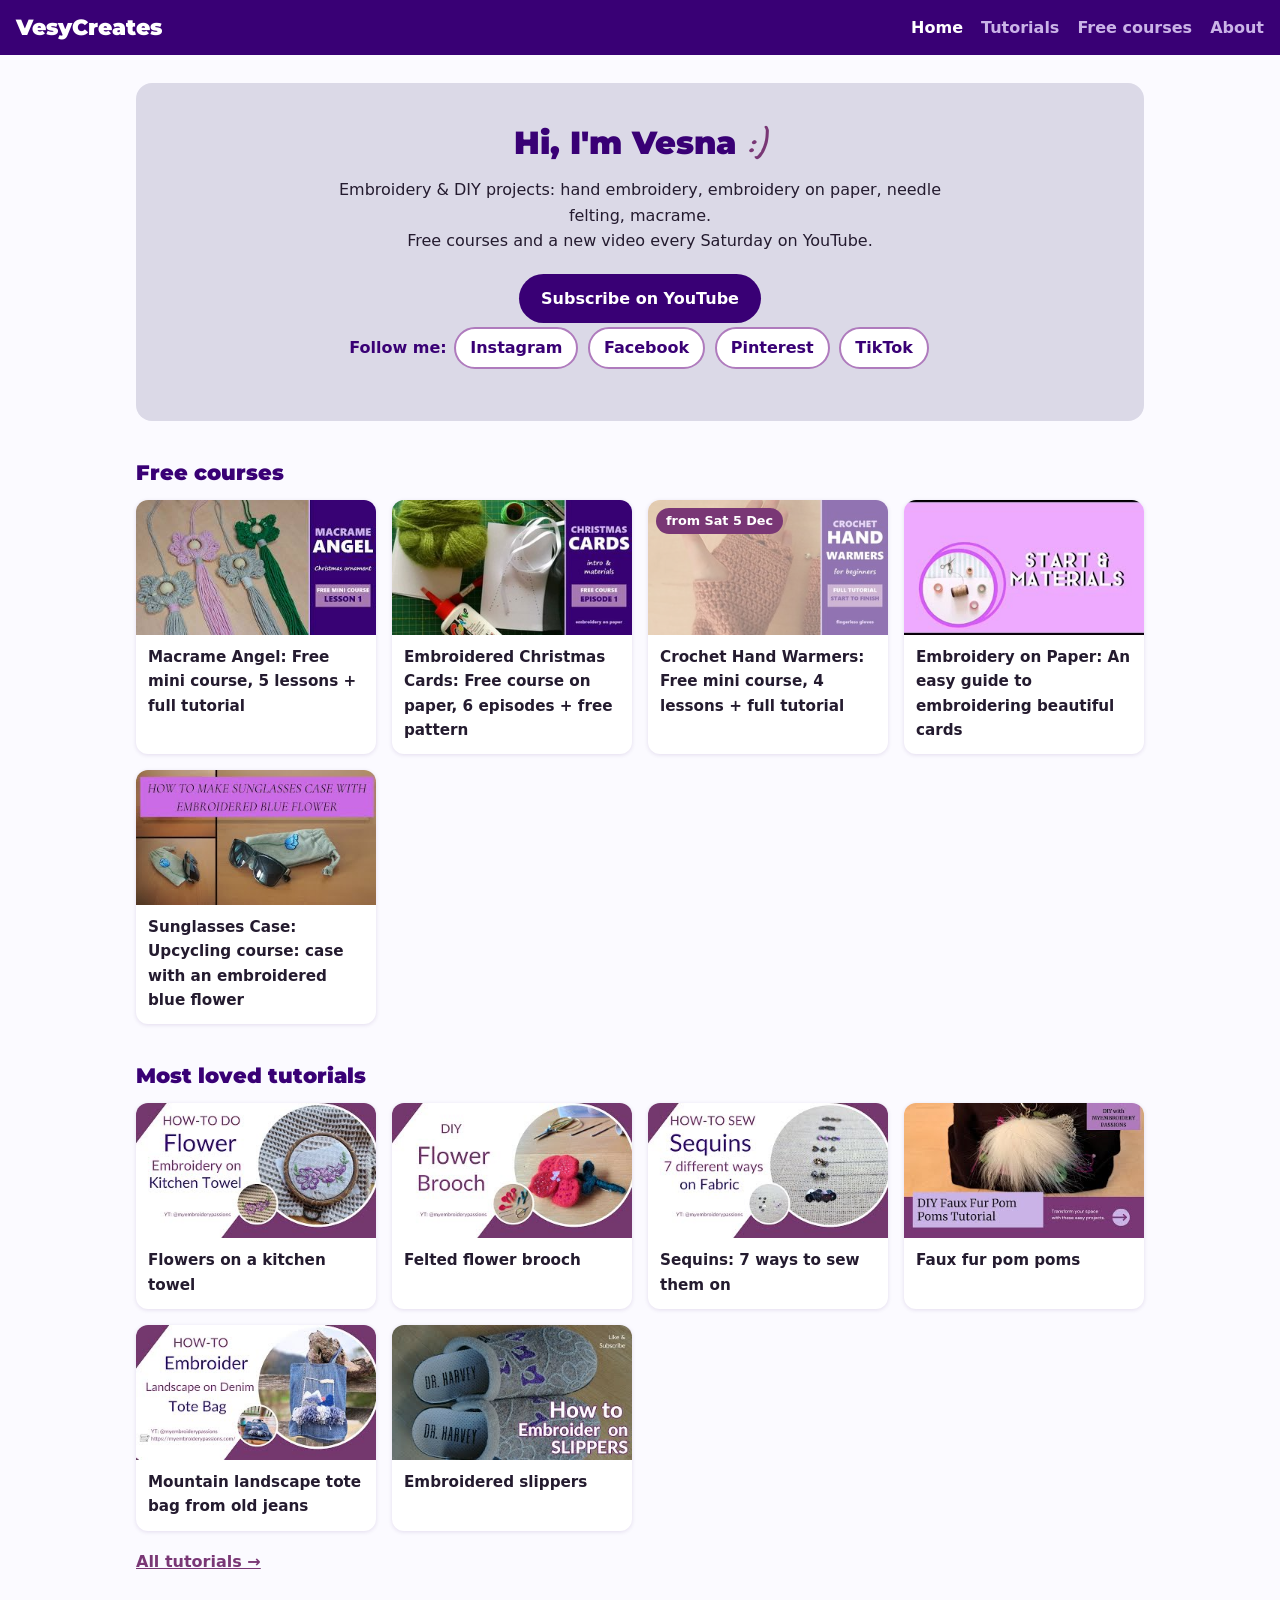
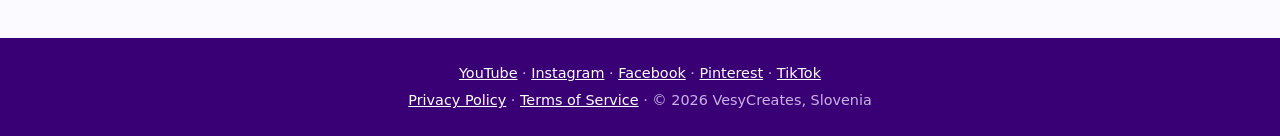
<file: index.html>
<!doctype html>
<html lang="en">
<head>
<meta charset="utf-8">
<meta name="viewport" content="width=device-width, initial-scale=1">
<title>VesyCreates: embroidery &amp; DIY tutorials</title>
<meta name="description" content="Embroidery &amp; DIY projects by Vesna: free courses and a new video every Saturday.">
<meta name="p:domain_verify" content="1c6017a18467df6a89e6ce9a4f4ab9ce">
<link rel="canonical" href="https://vesycreates.com/">
<link rel="stylesheet" href="style.css">
</head>
<body>
<header class="top"><a class="logo" href="./">VesyCreates</a><nav><a href="./" aria-current="page">Home</a><a href="tutorials">Tutorials</a><a href="courses">Free courses</a><a href="about">About</a></nav></header>
<main>

<section class="hero">
<h1>Hi, I'm Vesna <span class="hand">:)</span></h1>
<p>Embroidery & DIY projects: hand embroidery, embroidery on paper, needle felting, macrame.<br>Free courses and a new video every Saturday on YouTube.</p>
<a class="btn" href="https://www.youtube.com/@vesycreates?sub_confirmation=1">Subscribe on YouTube</a>
<p class="follow">Follow me: <a class="pill" href="https://www.instagram.com/vesycreates/">Instagram</a> <a class="pill" href="https://www.facebook.com/vesycreates/">Facebook</a> <a class="pill" href="https://www.pinterest.com/vesycreates/">Pinterest</a> <a class="pill" href="https://www.tiktok.com/@vesycreates">TikTok</a></p>
</section>
<h2>Free courses</h2>
<div class="grid"><a class="card" href="https://www.youtube.com/playlist?list=PLM0DnEnu43Ho"><img src="img/yt/p7f1nrNqZ6o.jpg" alt="" loading="lazy" width="320" height="180"><h3>Macrame Angel: Free mini course, 5 lessons + full tutorial</h3></a><a class="card" href="christmas-cards"><img src="img/yt/zIdlHGHXtc4.jpg" alt="" loading="lazy" width="320" height="180"><h3>Embroidered Christmas Cards: Free course on paper, 6 episodes + free pattern</h3></a><div class="card soon"><img src="img/yt/Y0OGDNhikrM.jpg" alt="" loading="lazy" width="320" height="180"><span class="badge">from Sat 5 Dec</span><h3>Crochet Hand Warmers: Free mini course, 4 lessons + full tutorial</h3></div><a class="card" href="https://www.youtube.com/playlist?list=PLoEwtOYO6YE_6Y5C3LV--sHPy1mN9RgPs"><img src="img/yt/4tTrgr0sXmI.jpg" alt="" loading="lazy" width="320" height="180"><h3>Embroidery on Paper: An easy guide to embroidering beautiful cards</h3></a><a class="card" href="https://www.youtube.com/playlist?list=PLoEwtOYO6YE8Mf3eG-cxujSNE9IY7Aa5y"><img src="img/yt/AyzGnRKjwbE.jpg" alt="" loading="lazy" width="320" height="180"><h3>Sunglasses Case: Upcycling course: case with an embroidered blue flower</h3></a></div>
<h2>Most loved tutorials</h2>
<div class="grid"><a class="card" href="https://www.youtube.com/watch?v=8g8RaMdNyso"><img src="img/yt/8g8RaMdNyso.jpg" alt="" loading="lazy" width="320" height="180"><h3>Flowers on a kitchen towel</h3></a><a class="card" href="https://www.youtube.com/watch?v=Yh9ay6-9Fxw"><img src="img/yt/Yh9ay6-9Fxw.jpg" alt="" loading="lazy" width="320" height="180"><h3>Felted flower brooch</h3></a><a class="card" href="https://www.youtube.com/watch?v=xXi17C6mONo"><img src="img/yt/xXi17C6mONo.jpg" alt="" loading="lazy" width="320" height="180"><h3>Sequins: 7 ways to sew them on</h3></a><a class="card" href="https://www.youtube.com/watch?v=18Yad1YuPH4"><img src="img/yt/18Yad1YuPH4.jpg" alt="" loading="lazy" width="320" height="180"><h3>Faux fur pom poms</h3></a><a class="card" href="https://www.youtube.com/watch?v=kIbpd_22xmI"><img src="img/yt/kIbpd_22xmI.jpg" alt="" loading="lazy" width="320" height="180"><h3>Mountain landscape tote bag from old jeans</h3></a><a class="card" href="https://www.youtube.com/watch?v=yiri7J9T0xE"><img src="img/yt/yiri7J9T0xE.jpg" alt="" loading="lazy" width="320" height="180"><h3>Embroidered slippers</h3></a></div>
<p class="more"><a href="tutorials">All tutorials →</a></p>

</main>
<footer><p><a href="https://www.youtube.com/@vesycreates">YouTube</a> · <a href="https://www.instagram.com/vesycreates/">Instagram</a> · <a href="https://www.facebook.com/vesycreates/">Facebook</a> · <a href="https://www.pinterest.com/vesycreates/">Pinterest</a> · <a href="https://www.tiktok.com/@vesycreates">TikTok</a></p><p><a href="privacy">Privacy Policy</a> · <a href="terms">Terms of Service</a> · © 2026 VesyCreates, Slovenia</p></footer>
</body>
</html>
</file>
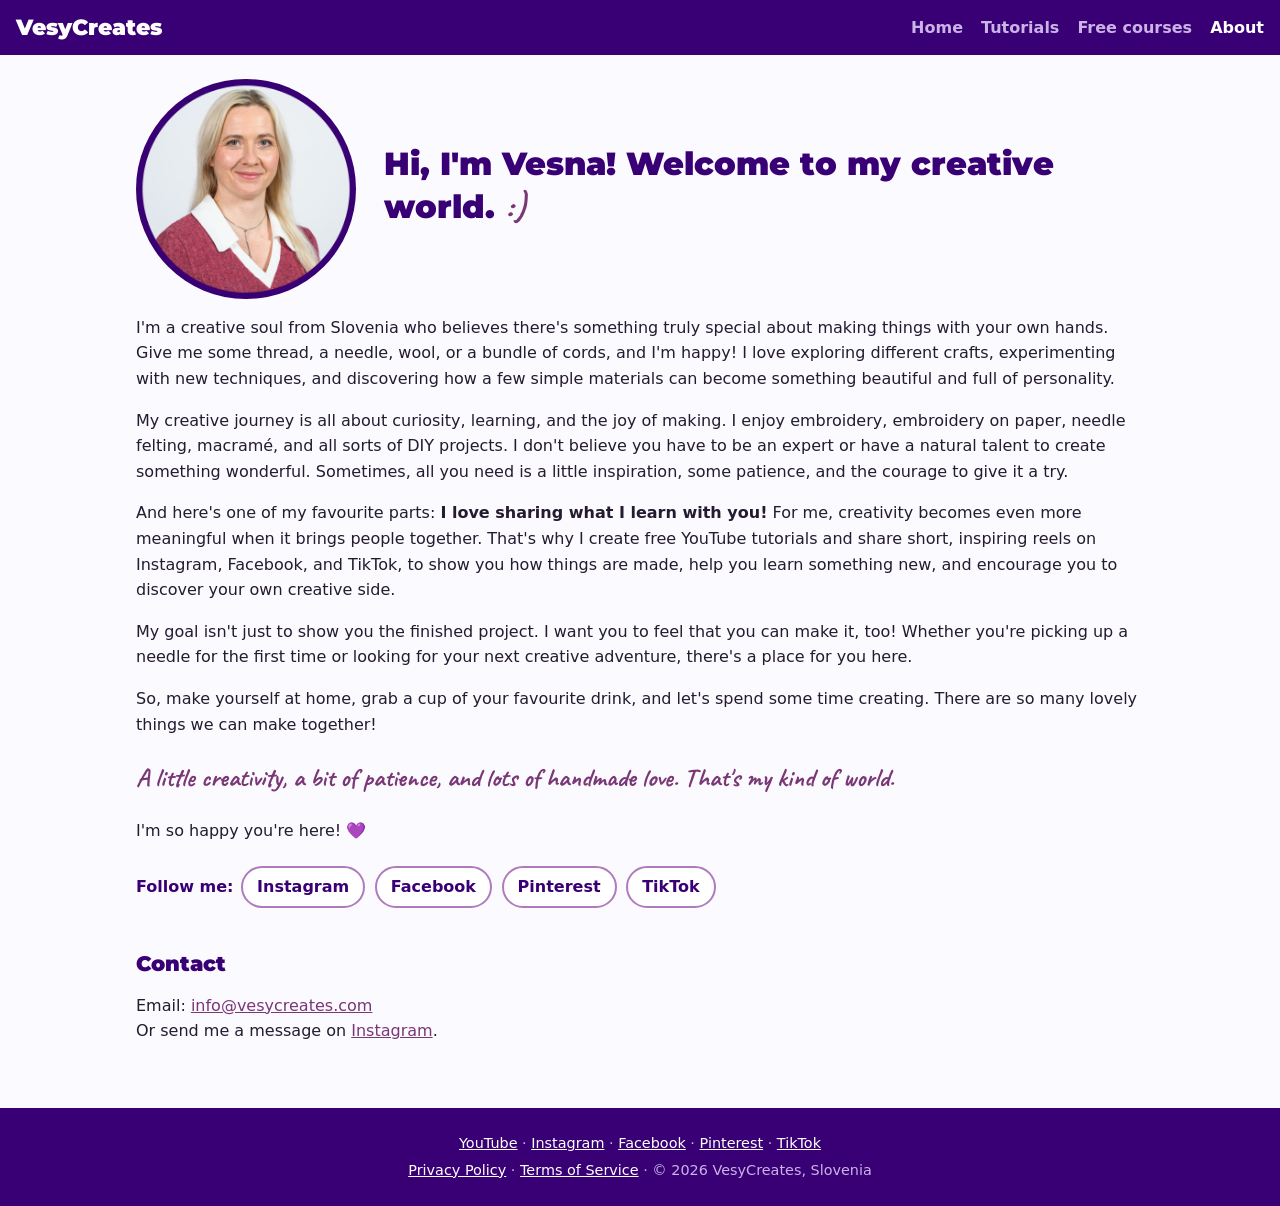
<file: about.html>
<!doctype html>
<html lang="en">
<head>
<meta charset="utf-8">
<meta name="viewport" content="width=device-width, initial-scale=1">
<title>About – VesyCreates</title>
<meta name="description" content="About Vesna and VesyCreates: embroidery, needle felting, macrame and DIY from Slovenia.">
<meta name="p:domain_verify" content="1c6017a18467df6a89e6ce9a4f4ab9ce">
<link rel="canonical" href="https://vesycreates.com/about">
<link rel="stylesheet" href="style.css">
</head>
<body>
<header class="top"><a class="logo" href="./">VesyCreates</a><nav><a href="./">Home</a><a href="tutorials">Tutorials</a><a href="courses">Free courses</a><a href="about" aria-current="page">About</a></nav></header>
<main>
<div class="intro"><img class="portrait" src="vesna.jpg" alt="Vesna, the maker behind VesyCreates" width="220" height="220">
<h1>Hi, I'm Vesna! Welcome to my creative world. <span class="hand">:)</span></h1></div>
<p>I'm a creative soul from Slovenia who believes there's something truly special about making things with your own hands. Give me some thread, a needle, wool, or a bundle of cords, and I'm happy! I love exploring different crafts, experimenting with new techniques, and discovering how a few simple materials can become something beautiful and full of personality.</p>
<p>My creative journey is all about curiosity, learning, and the joy of making. I enjoy embroidery, embroidery on paper, needle felting, macramé, and all sorts of DIY projects. I don't believe you have to be an expert or have a natural talent to create something wonderful. Sometimes, all you need is a little inspiration, some patience, and the courage to give it a try.</p>
<p>And here's one of my favourite parts: <strong>I love sharing what I learn with you!</strong> For me, creativity becomes even more meaningful when it brings people together. That's why I create free YouTube tutorials and share short, inspiring reels on Instagram, Facebook, and TikTok, to show you how things are made, help you learn something new, and encourage you to discover your own creative side.</p>
<p>My goal isn't just to show you the finished project. I want you to feel that you can make it, too! Whether you're picking up a needle for the first time or looking for your next creative adventure, there's a place for you here.</p>
<p>So, make yourself at home, grab a cup of your favourite drink, and let's spend some time creating. There are so many lovely things we can make together!</p>
<p class="motto">A little creativity, a bit of patience, and lots of handmade love. That's my kind of world.</p>
<p>I'm so happy you're here! 💜</p>
<p class="follow">Follow me: <a class="pill" href="https://www.instagram.com/vesycreates/">Instagram</a> <a class="pill" href="https://www.facebook.com/vesycreates/">Facebook</a> <a class="pill" href="https://www.pinterest.com/vesycreates/">Pinterest</a> <a class="pill" href="https://www.tiktok.com/@vesycreates">TikTok</a></p>
<h2>Contact</h2>
<p>Email: <a href="mailto:info@vesycreates.com">info@vesycreates.com</a><br>Or send me a message on <a href="https://www.instagram.com/vesycreates/">Instagram</a>.</p>

</main>
<footer><p><a href="https://www.youtube.com/@vesycreates">YouTube</a> · <a href="https://www.instagram.com/vesycreates/">Instagram</a> · <a href="https://www.facebook.com/vesycreates/">Facebook</a> · <a href="https://www.pinterest.com/vesycreates/">Pinterest</a> · <a href="https://www.tiktok.com/@vesycreates">TikTok</a></p><p><a href="privacy">Privacy Policy</a> · <a href="terms">Terms of Service</a> · © 2026 VesyCreates, Slovenia</p></footer>
</body>
</html>
</file>
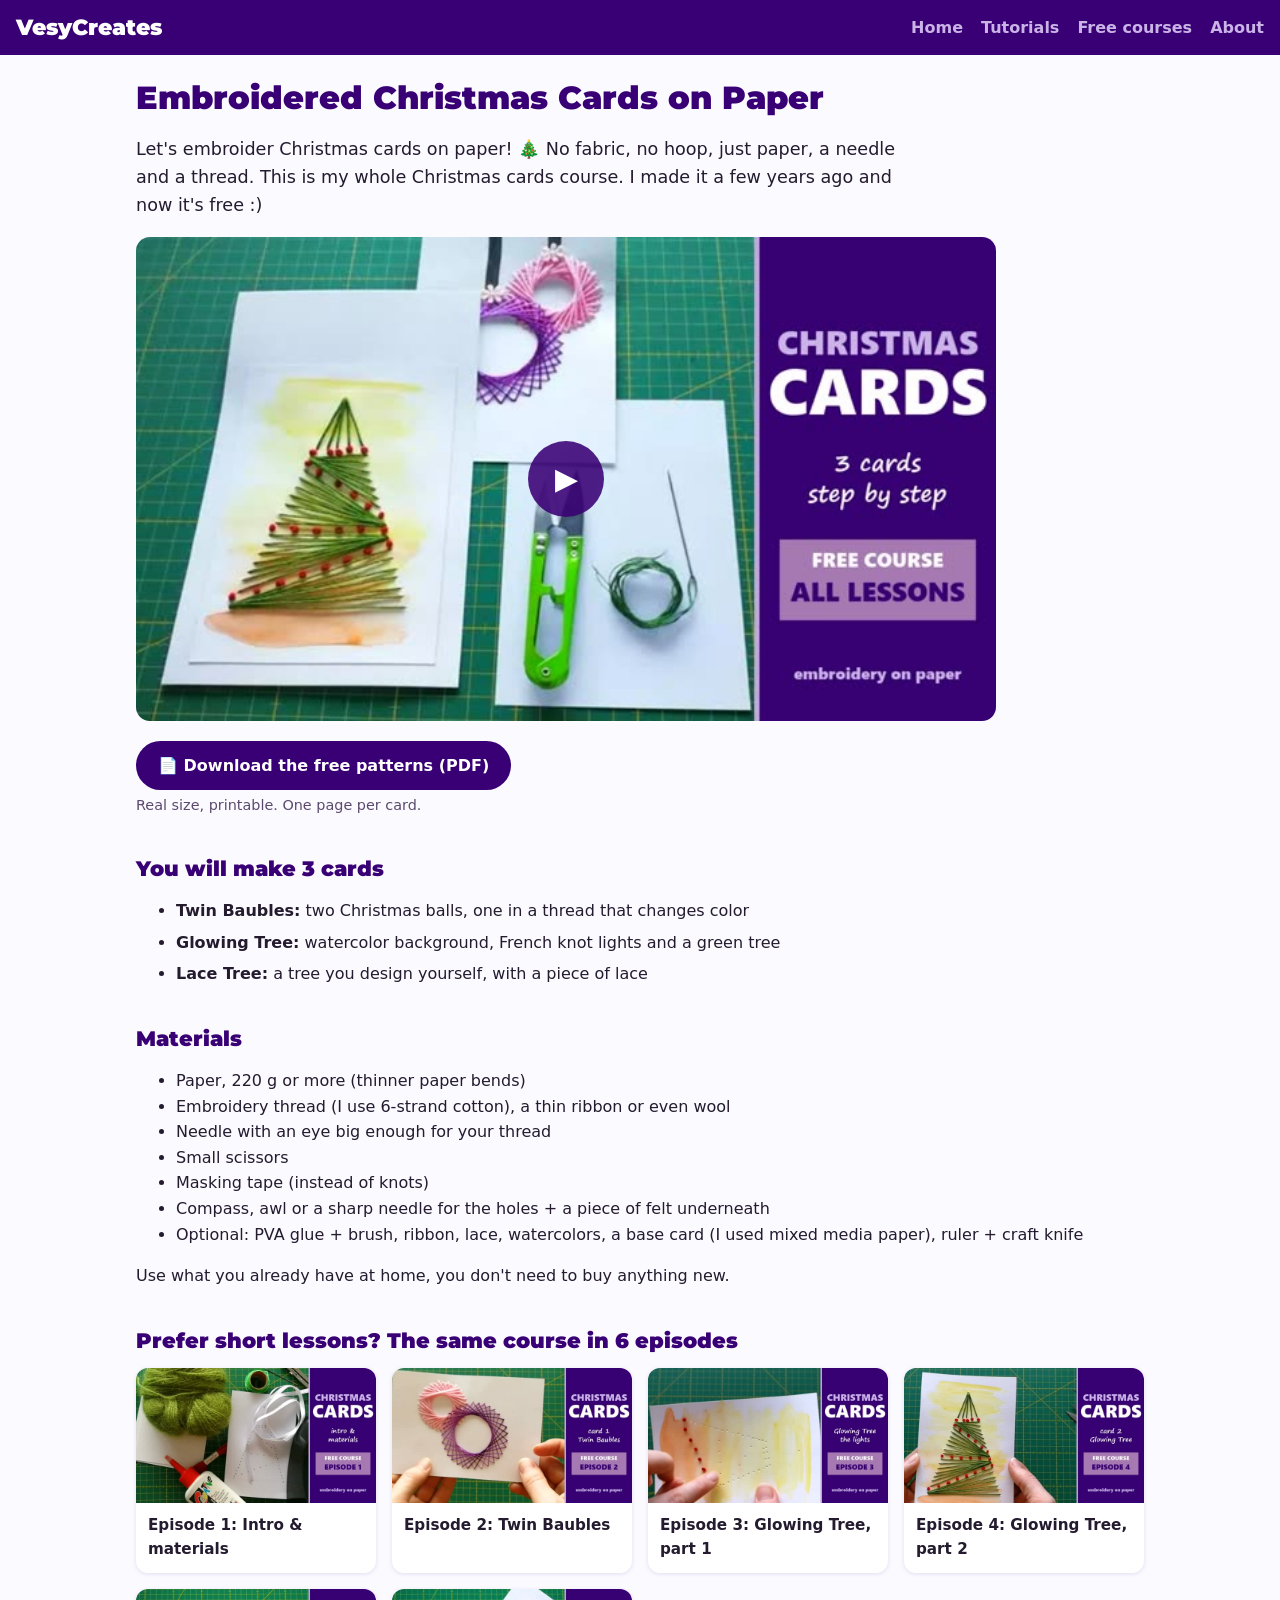
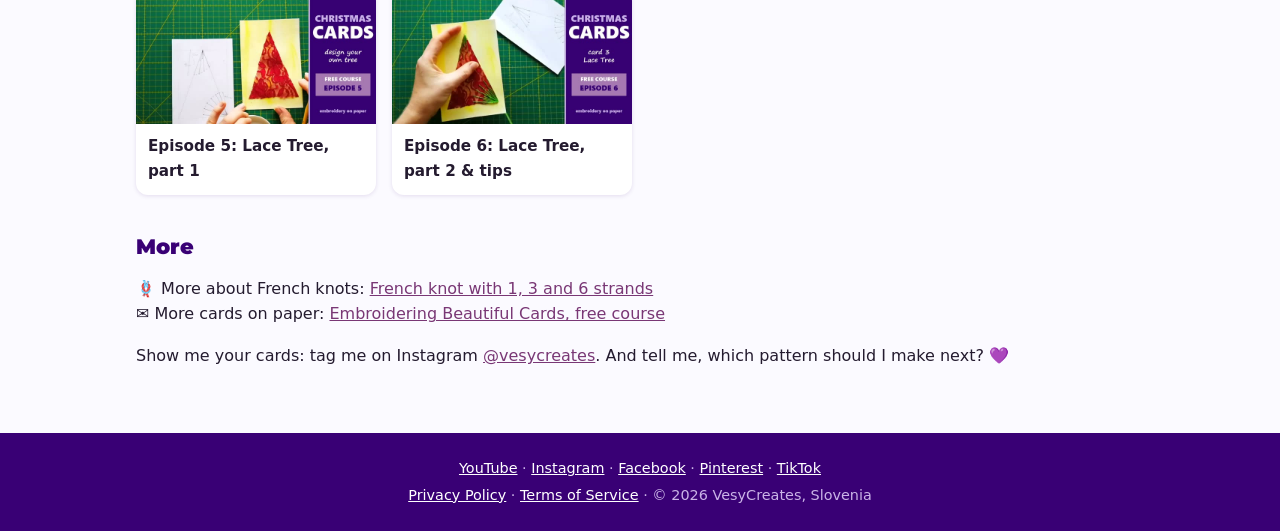
<file: christmas-cards.html>
<!doctype html>
<html lang="en">
<head>
<meta charset="utf-8">
<meta name="viewport" content="width=device-width, initial-scale=1">
<title>Embroidered Christmas Cards on Paper: Free Course + Patterns – VesyCreates</title>
<meta name="description" content="Free course: embroider 3 Christmas cards on paper (Twin Baubles, Glowing Tree, Lace Tree). Video lessons, materials list and free printable patterns.">
<meta name="p:domain_verify" content="1c6017a18467df6a89e6ce9a4f4ab9ce">
<link rel="canonical" href="https://vesycreates.com/christmas-cards">
<link rel="stylesheet" href="style.css">
</head>
<body>
<header class="top"><a class="logo" href="./">VesyCreates</a><nav><a href="./">Home</a><a href="tutorials">Tutorials</a><a href="courses">Free courses</a><a href="about">About</a></nav></header>
<main>

<h1>Embroidered Christmas Cards on Paper</h1>
<p class="lead">Let's embroider Christmas cards on paper! 🎄 No fabric, no hoop, just paper, a needle and a thread. This is my whole Christmas cards course. I made it a few years ago and now it's free :)</p>
<button class="video" type="button" data-id="4B7c6P8uNIo" aria-label="Play: How to Embroider Christmas Cards on Paper (full course)"><img src="img/cards/full.jpg" alt="" width="640" height="360"><span class="play">▶</span></button>
<p class="cta"><a class="btn" href="https://script.google.com/macros/s/AKfycbxPEzHSK_updEk4U6hoaQkdwINlJ6TnJZ3fxoxGuhHpnkgtDFpWeIha1N8A_gGxWgKBMA/exec?f=cards&src=web">📄 Download the free patterns (PDF)</a></p>
<p class="small">Real size, printable. One page per card.</p>

<h2>You will make 3 cards</h2>
<ul class="checks">
  <li><strong>Twin Baubles:</strong> two Christmas balls, one in a thread that changes color</li>
  <li><strong>Glowing Tree:</strong> watercolor background, French knot lights and a green tree</li>
  <li><strong>Lace Tree:</strong> a tree you design yourself, with a piece of lace</li>
</ul>

<h2>Materials</h2>
<ul>
  <li>Paper, 220 g or more (thinner paper bends)</li>
  <li>Embroidery thread (I use 6-strand cotton), a thin ribbon or even wool</li>
  <li>Needle with an eye big enough for your thread</li>
  <li>Small scissors</li>
  <li>Masking tape (instead of knots)</li>
  <li>Compass, awl or a sharp needle for the holes + a piece of felt underneath</li>
  <li>Optional: PVA glue + brush, ribbon, lace, watercolors, a base card (I used mixed media paper), ruler + craft knife</li>
</ul>
<p>Use what you already have at home, you don't need to buy anything new.</p>

<h2>Prefer short lessons? The same course in 6 episodes</h2>
<div class="grid"><a class="card" href="https://www.youtube.com/watch?v=zIdlHGHXtc4"><img src="img/cards/ep1.jpg" alt="" loading="lazy" width="320" height="180"><h3>Episode 1: Intro &amp; materials</h3></a><a class="card" href="https://www.youtube.com/watch?v=8ogtukND0QI"><img src="img/cards/ep2.jpg" alt="" loading="lazy" width="320" height="180"><h3>Episode 2: Twin Baubles</h3></a><a class="card" href="https://www.youtube.com/watch?v=exAS168kQAc"><img src="img/cards/ep3.jpg" alt="" loading="lazy" width="320" height="180"><h3>Episode 3: Glowing Tree, part 1</h3></a><a class="card" href="https://www.youtube.com/watch?v=zQfdNyyx-Fk"><img src="img/cards/ep4.jpg" alt="" loading="lazy" width="320" height="180"><h3>Episode 4: Glowing Tree, part 2</h3></a><a class="card" href="https://www.youtube.com/watch?v=XQ_33sOT3CM"><img src="img/cards/ep5.jpg" alt="" loading="lazy" width="320" height="180"><h3>Episode 5: Lace Tree, part 1</h3></a><a class="card" href="https://www.youtube.com/watch?v=w4xOnqMg8YE"><img src="img/cards/ep6.jpg" alt="" loading="lazy" width="320" height="180"><h3>Episode 6: Lace Tree, part 2 &amp; tips</h3></a></div>

<h2>More</h2>
<p>🪢 More about French knots: <a href="https://www.youtube.com/watch?v=4ePBvxvgTL0">French knot with 1, 3 and 6 strands</a><br>
✉️ More cards on paper: <a href="https://www.youtube.com/playlist?list=PLoEwtOYO6YE_6Y5C3LV--sHPy1mN9RgPs">Embroidering Beautiful Cards, free course</a></p>
<p>Show me your cards: tag me on Instagram <a href="https://www.instagram.com/vesycreates/">@vesycreates</a>. And tell me, which pattern should I make next? 💜</p>
<script>
document.querySelectorAll('button.video').forEach(function (b) {
  b.addEventListener('click', function () {
    var f = document.createElement('iframe');
    f.src = 'https://www.youtube-nocookie.com/embed/' + b.dataset.id + '?autoplay=1&rel=0';
    f.title = b.getAttribute('aria-label'); f.allow = 'autoplay; encrypted-media; picture-in-picture'; f.allowFullscreen = true;
    f.className = 'video'; b.replaceWith(f);
  });
});
</script>

</main>
<footer><p><a href="https://www.youtube.com/@vesycreates">YouTube</a> · <a href="https://www.instagram.com/vesycreates/">Instagram</a> · <a href="https://www.facebook.com/vesycreates/">Facebook</a> · <a href="https://www.pinterest.com/vesycreates/">Pinterest</a> · <a href="https://www.tiktok.com/@vesycreates">TikTok</a></p><p><a href="privacy">Privacy Policy</a> · <a href="terms">Terms of Service</a> · © 2026 VesyCreates, Slovenia</p></footer>
</body>
</html>
</file>
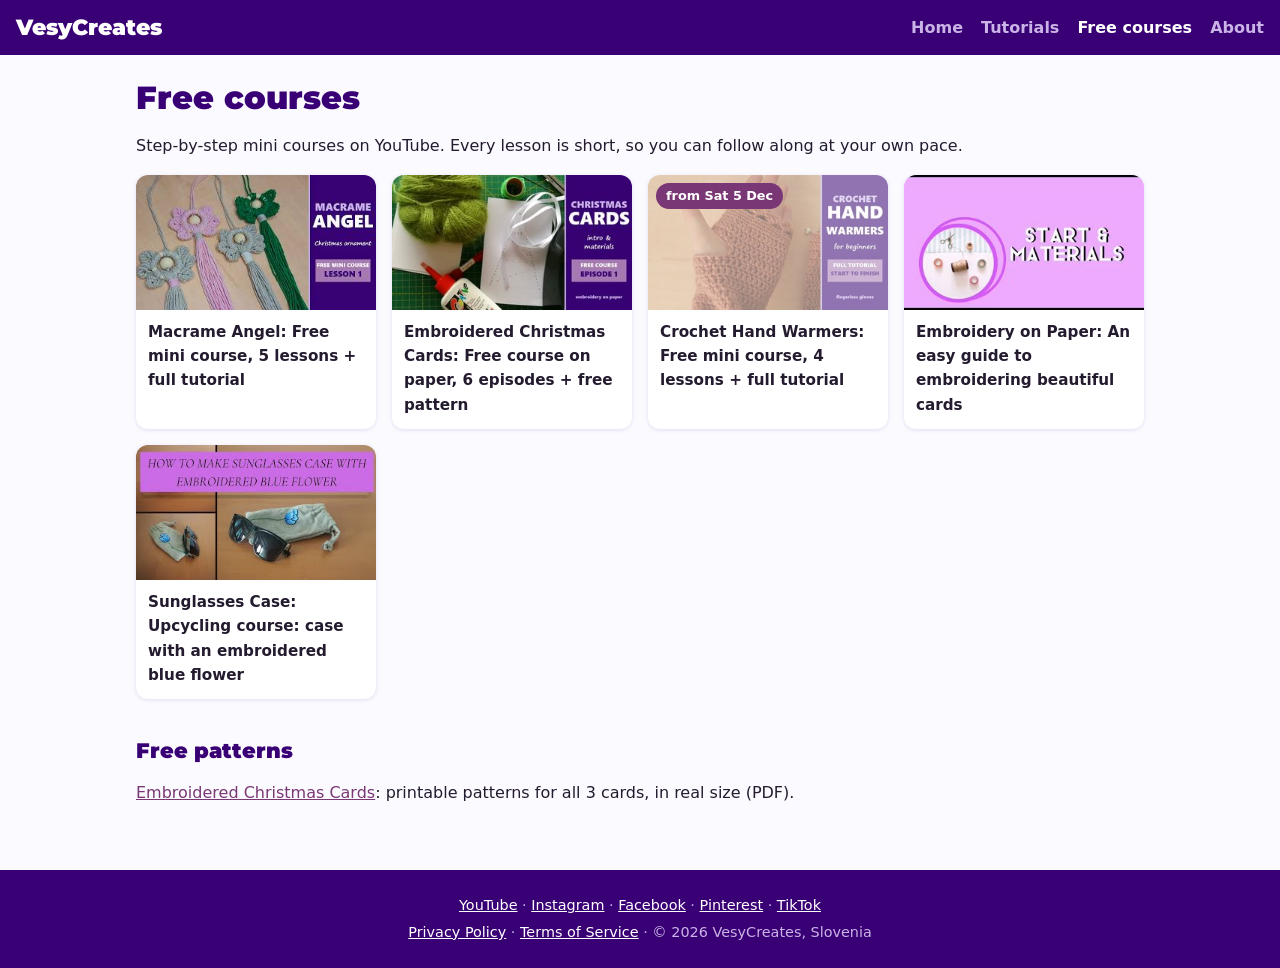
<file: courses.html>
<!doctype html>
<html lang="en">
<head>
<meta charset="utf-8">
<meta name="viewport" content="width=device-width, initial-scale=1">
<title>Free courses – VesyCreates</title>
<meta name="description" content="Free step-by-step craft courses on YouTube: macrame angel, Christmas cards, hand warmers and more.">
<meta name="p:domain_verify" content="1c6017a18467df6a89e6ce9a4f4ab9ce">
<link rel="canonical" href="https://vesycreates.com/courses">
<link rel="stylesheet" href="style.css">
</head>
<body>
<header class="top"><a class="logo" href="./">VesyCreates</a><nav><a href="./">Home</a><a href="tutorials">Tutorials</a><a href="courses" aria-current="page">Free courses</a><a href="about">About</a></nav></header>
<main>
<h1>Free courses</h1>
<p>Step-by-step mini courses on YouTube. Every lesson is short, so you can follow along at your own pace.</p>
<div class="grid"><a class="card" href="https://www.youtube.com/playlist?list=PLM0DnEnu43Ho"><img src="img/yt/p7f1nrNqZ6o.jpg" alt="" loading="lazy" width="320" height="180"><h3>Macrame Angel: Free mini course, 5 lessons + full tutorial</h3></a><a class="card" href="christmas-cards"><img src="img/yt/zIdlHGHXtc4.jpg" alt="" loading="lazy" width="320" height="180"><h3>Embroidered Christmas Cards: Free course on paper, 6 episodes + free pattern</h3></a><div class="card soon"><img src="img/yt/Y0OGDNhikrM.jpg" alt="" loading="lazy" width="320" height="180"><span class="badge">from Sat 5 Dec</span><h3>Crochet Hand Warmers: Free mini course, 4 lessons + full tutorial</h3></div><a class="card" href="https://www.youtube.com/playlist?list=PLoEwtOYO6YE_6Y5C3LV--sHPy1mN9RgPs"><img src="img/yt/4tTrgr0sXmI.jpg" alt="" loading="lazy" width="320" height="180"><h3>Embroidery on Paper: An easy guide to embroidering beautiful cards</h3></a><a class="card" href="https://www.youtube.com/playlist?list=PLoEwtOYO6YE8Mf3eG-cxujSNE9IY7Aa5y"><img src="img/yt/AyzGnRKjwbE.jpg" alt="" loading="lazy" width="320" height="180"><h3>Sunglasses Case: Upcycling course: case with an embroidered blue flower</h3></a></div>
<h2>Free patterns</h2>
<p><a href="christmas-cards">Embroidered Christmas Cards</a>: printable patterns for all 3 cards, in real size (PDF).</p>

</main>
<footer><p><a href="https://www.youtube.com/@vesycreates">YouTube</a> · <a href="https://www.instagram.com/vesycreates/">Instagram</a> · <a href="https://www.facebook.com/vesycreates/">Facebook</a> · <a href="https://www.pinterest.com/vesycreates/">Pinterest</a> · <a href="https://www.tiktok.com/@vesycreates">TikTok</a></p><p><a href="privacy">Privacy Policy</a> · <a href="terms">Terms of Service</a> · © 2026 VesyCreates, Slovenia</p></footer>
</body>
</html>
</file>
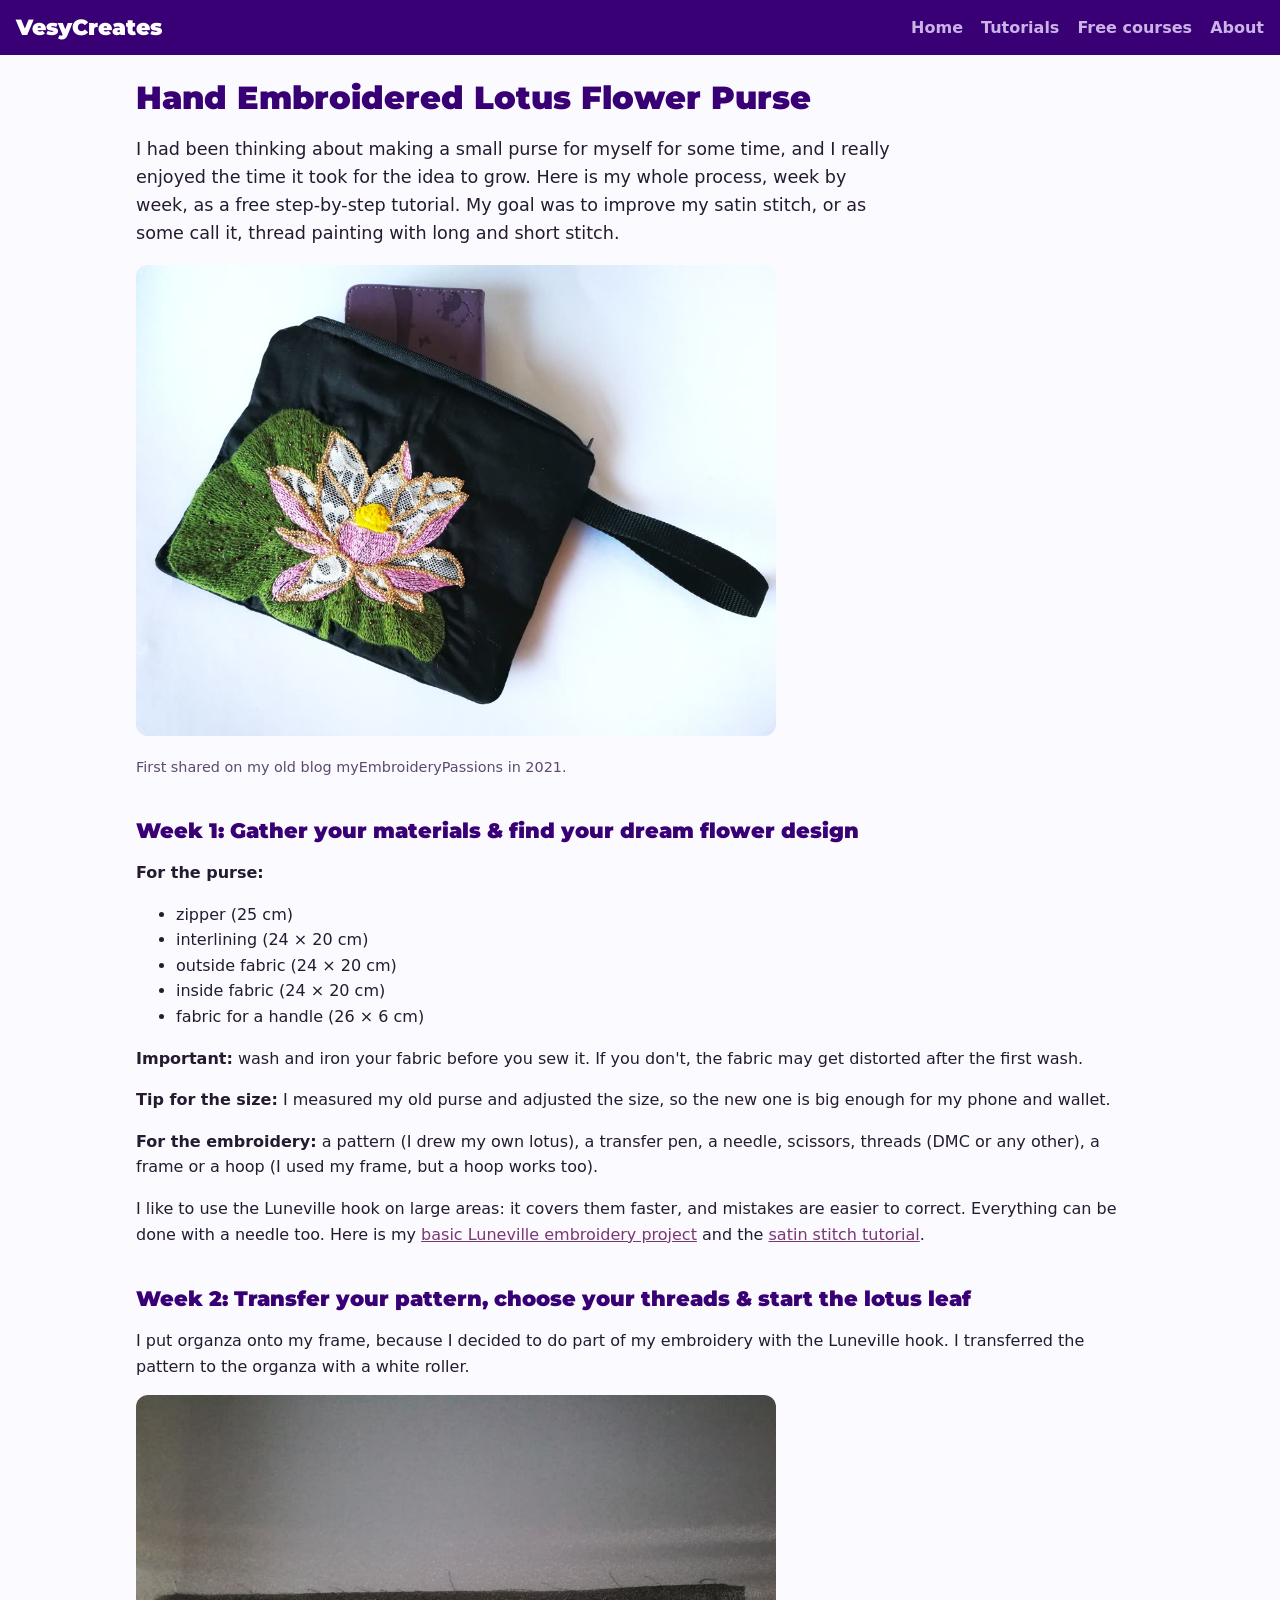
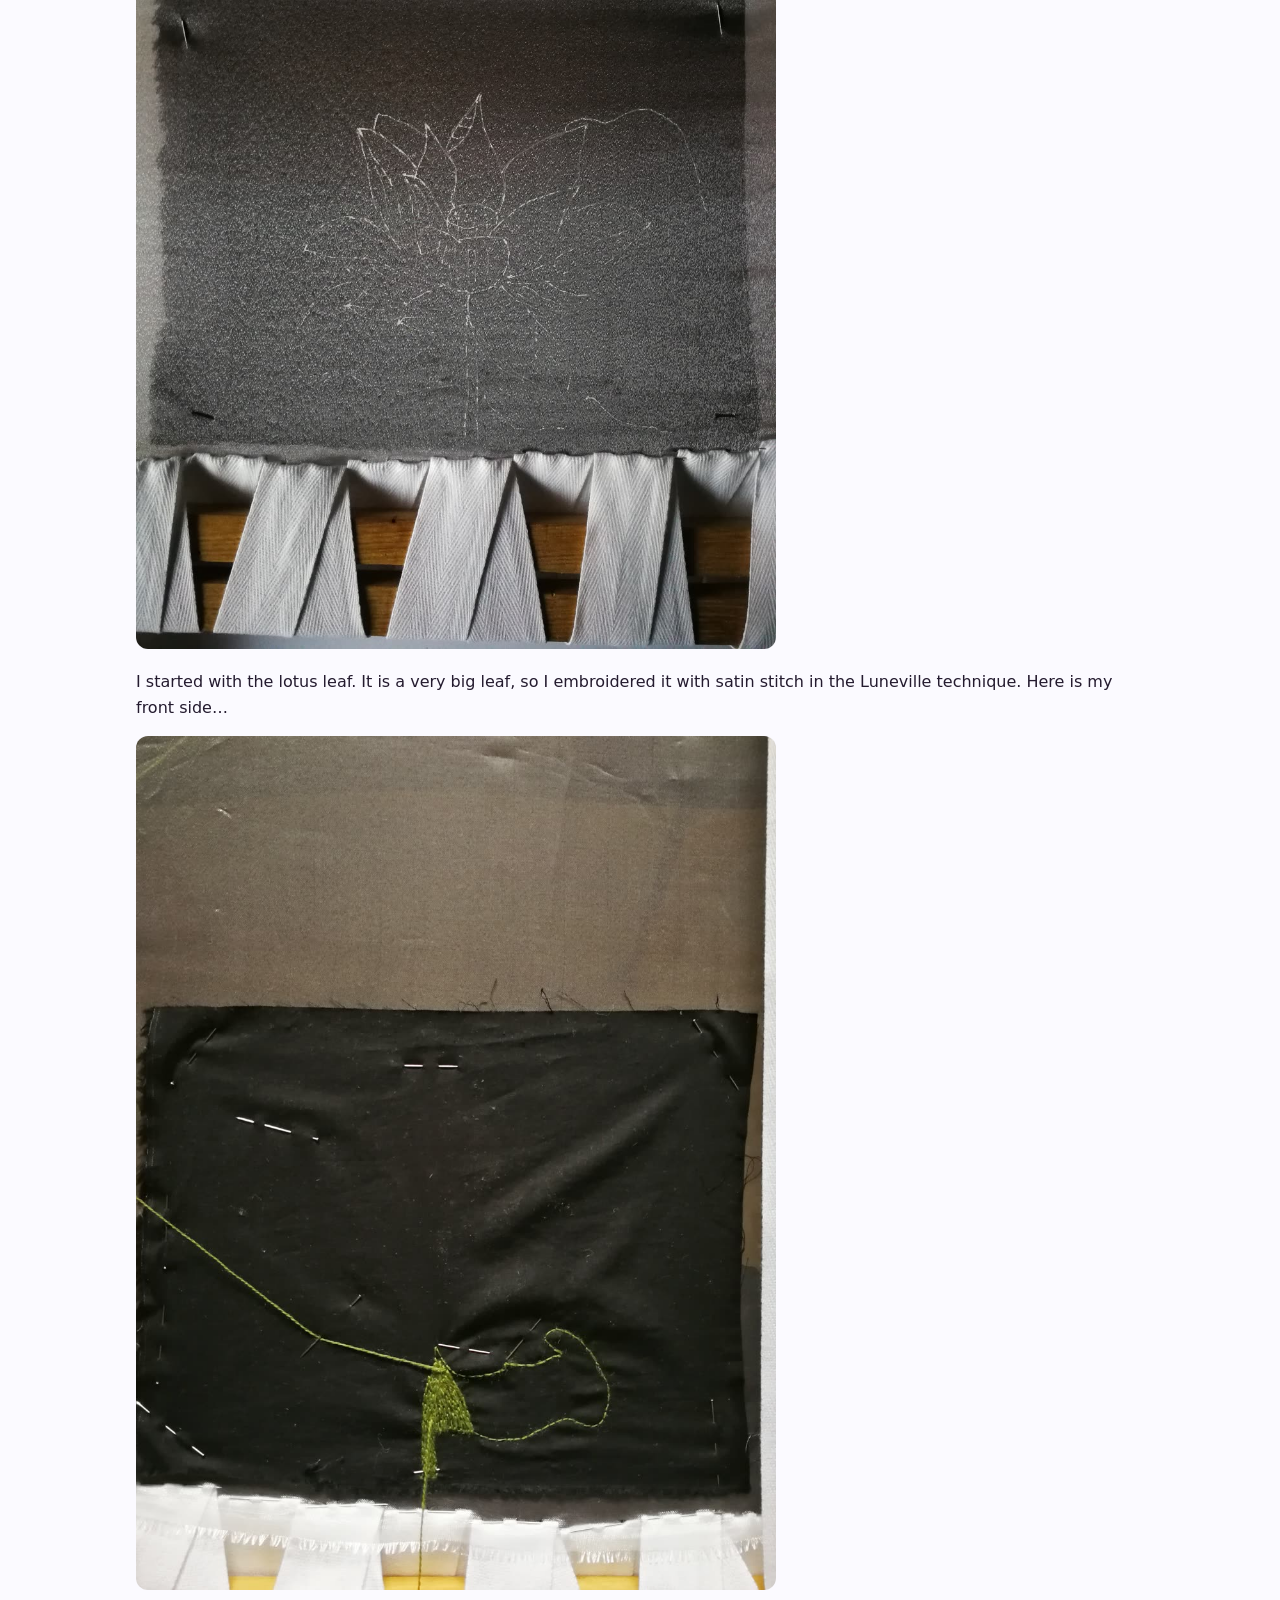
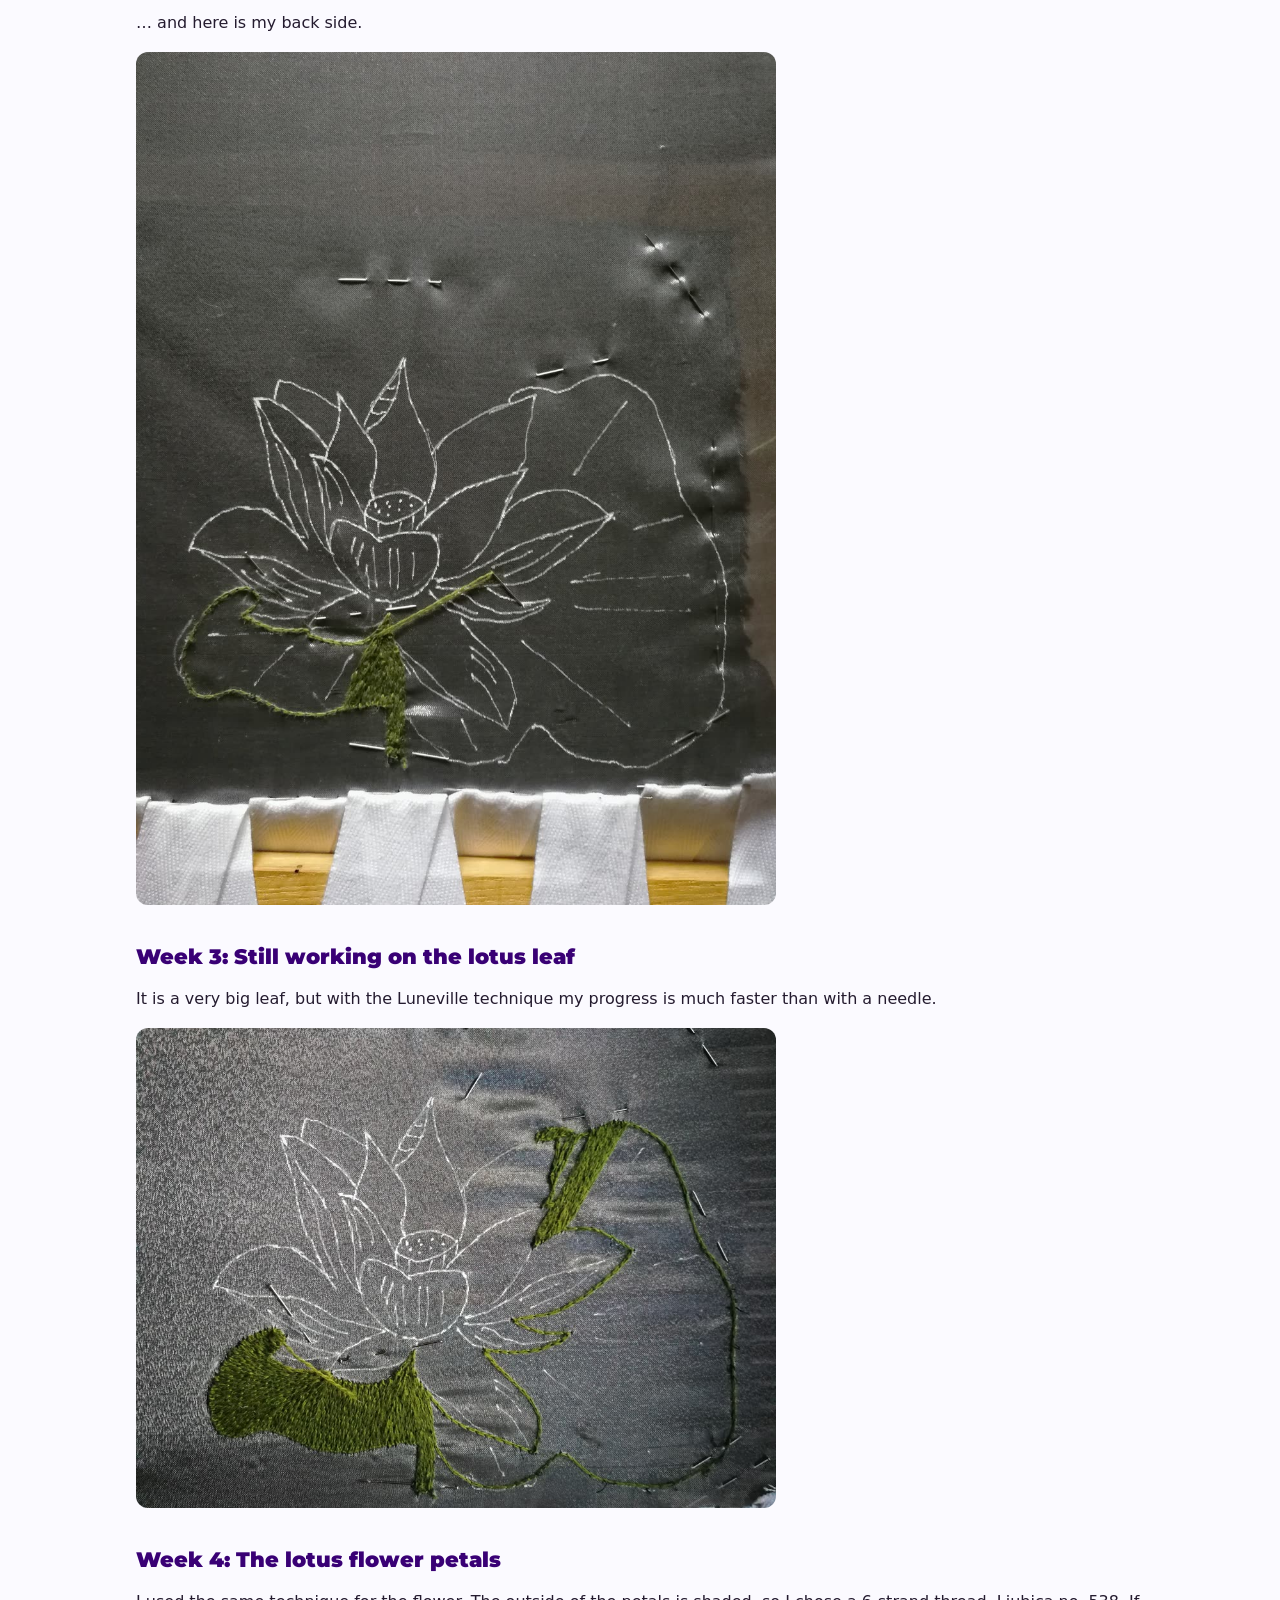
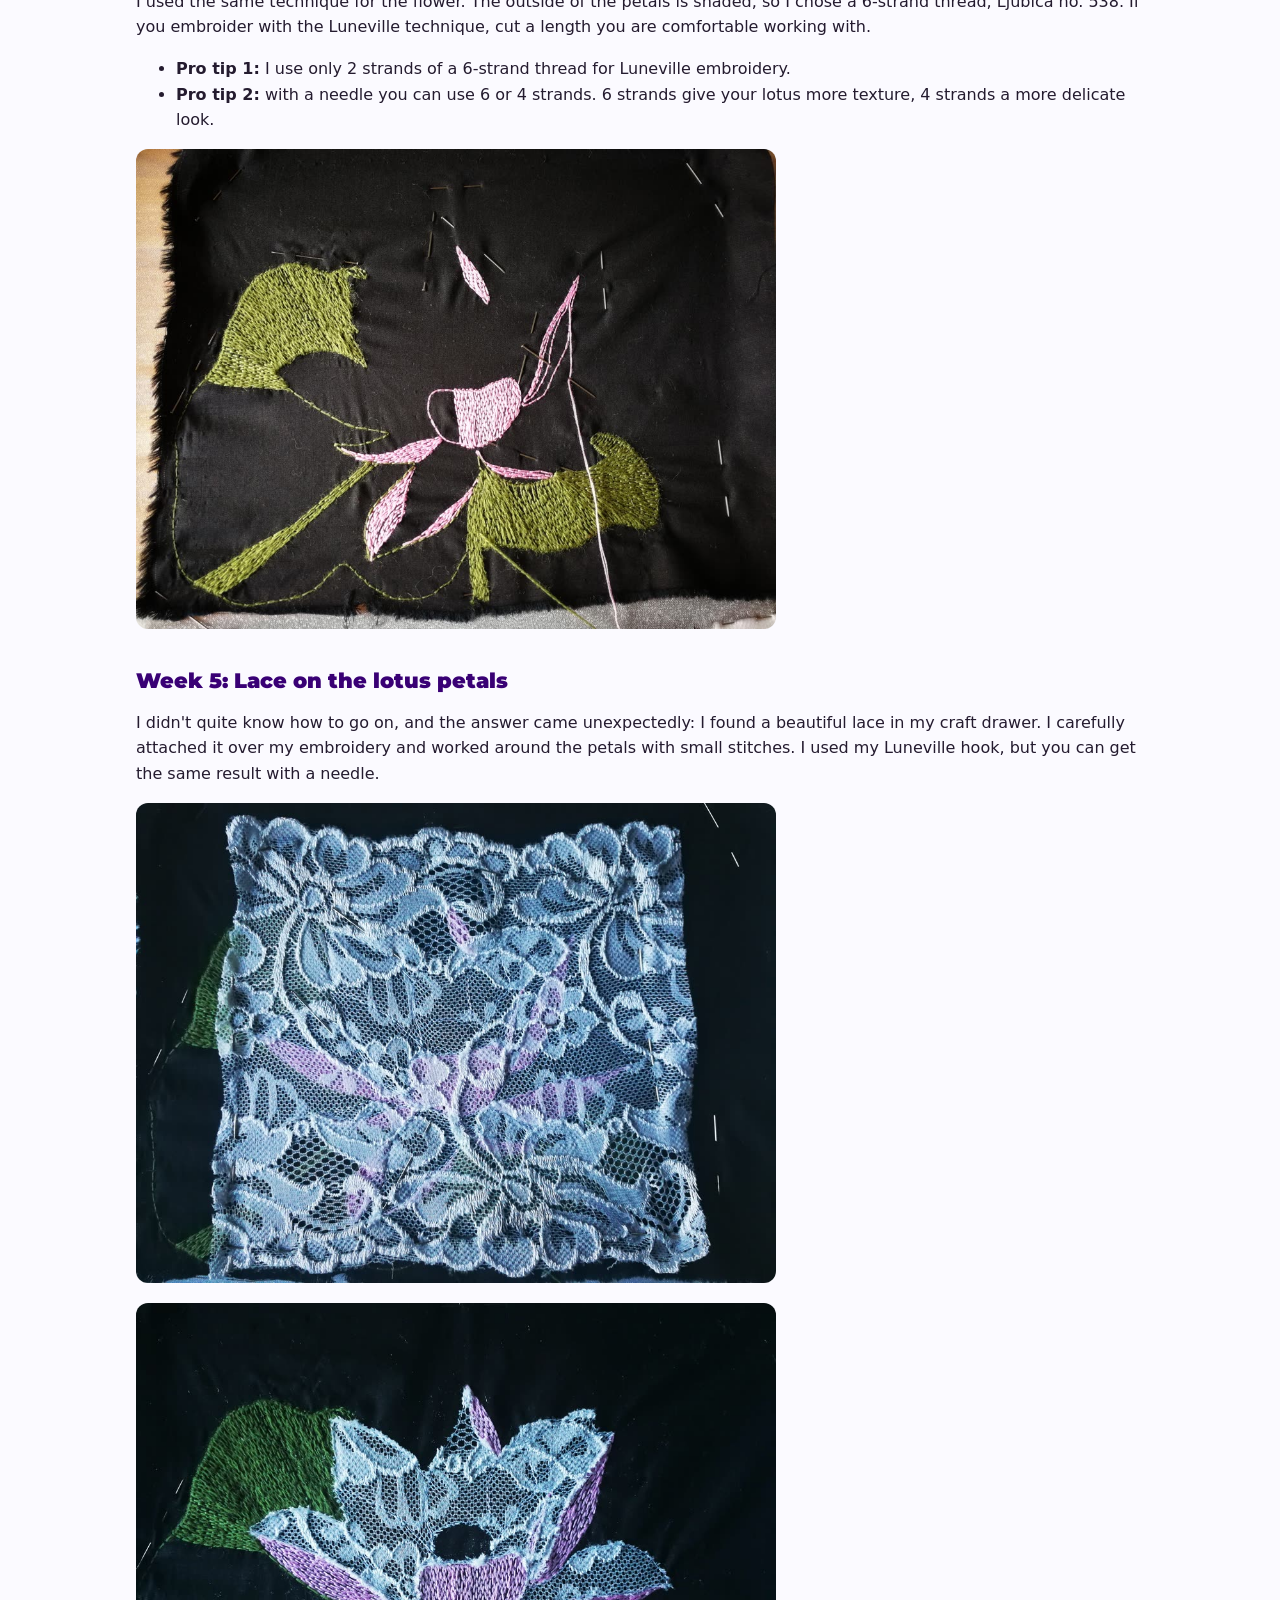
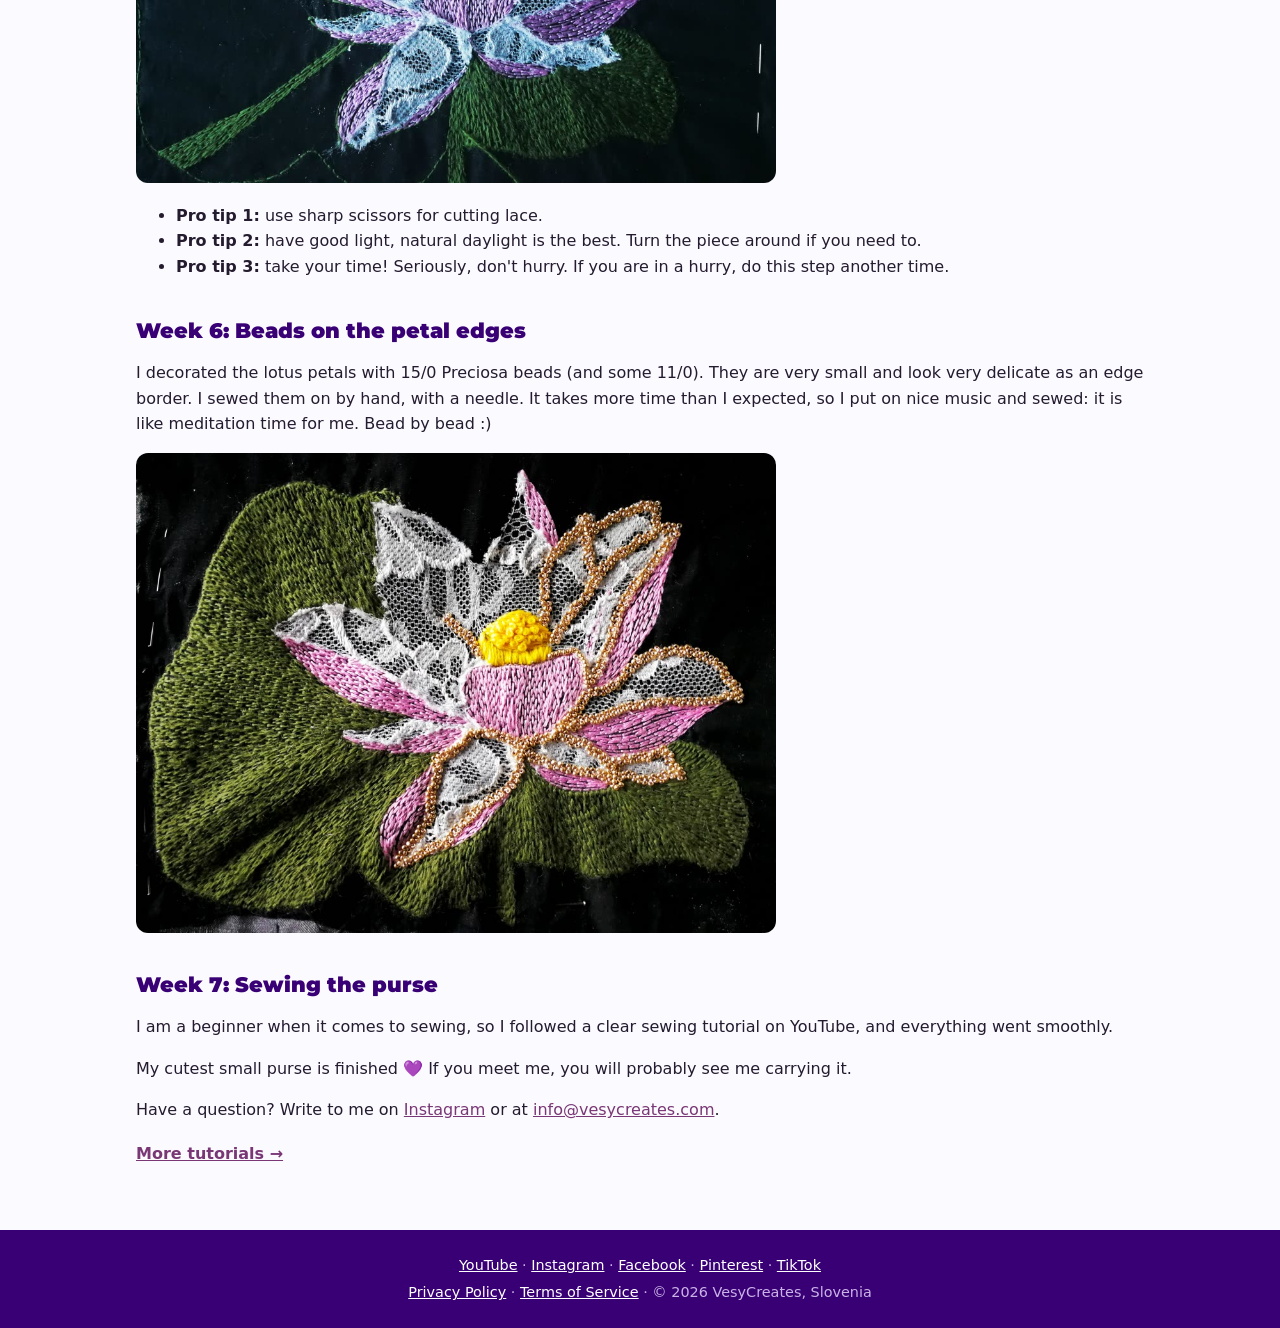
<file: lotus-purse.html>
<!doctype html>
<html lang="en">
<head>
<meta charset="utf-8">
<meta name="viewport" content="width=device-width, initial-scale=1">
<title>Hand Embroidered Lotus Flower Purse: Free Step-by-Step Tutorial – VesyCreates</title>
<meta name="description" content="Free step-by-step tutorial: a small purse with a hand embroidered lotus flower, satin stitch (Luneville or needle), lace and bead details.">
<meta name="p:domain_verify" content="1c6017a18467df6a89e6ce9a4f4ab9ce">
<link rel="canonical" href="https://vesycreates.com/lotus-purse">
<link rel="stylesheet" href="style.css">
</head>
<body>
<header class="top"><a class="logo" href="./">VesyCreates</a><nav><a href="./">Home</a><a href="tutorials">Tutorials</a><a href="courses">Free courses</a><a href="about">About</a></nav></header>
<main>

<h1>Hand Embroidered Lotus Flower Purse</h1>
<p class="lead">I had been thinking about making a small purse for myself for some time, and I really enjoyed the time it took for the idea to grow. Here is my whole process, week by week, as a free step-by-step tutorial. My goal was to improve my satin stitch, or as some call it, thread painting with long and short stitch.</p>
<figure><img src="img/lotus/finished.jpg" alt="Finished black purse with an embroidered pink lotus flower and green leaf" loading="lazy"></figure>
<p class="small">First shared on my old blog myEmbroideryPassions in 2021.</p>

<h2>Week 1: Gather your materials & find your dream flower design</h2>
<p><strong>For the purse:</strong></p>
<ul>
  <li>zipper (25 cm)</li>
  <li>interlining (24 × 20 cm)</li>
  <li>outside fabric (24 × 20 cm)</li>
  <li>inside fabric (24 × 20 cm)</li>
  <li>fabric for a handle (26 × 6 cm)</li>
</ul>
<p><strong>Important:</strong> wash and iron your fabric before you sew it. If you don't, the fabric may get distorted after the first wash.</p>
<p><strong>Tip for the size:</strong> I measured my old purse and adjusted the size, so the new one is big enough for my phone and wallet.</p>
<p><strong>For the embroidery:</strong> a pattern (I drew my own lotus), a transfer pen, a needle, scissors, threads (DMC or any other), a frame or a hoop (I used my frame, but a hoop works too).</p>
<p>I like to use the Luneville hook on large areas: it covers them faster, and mistakes are easier to correct. Everything can be done with a needle too. Here is my <a href="https://www.youtube.com/watch?v=FgnuCxkxF8A">basic Luneville embroidery project</a> and the <a href="https://www.youtube.com/watch?v=meH8TzTekuc">satin stitch tutorial</a>.</p>

<h2>Week 2: Transfer your pattern, choose your threads & start the lotus leaf</h2>
<p>I put organza onto my frame, because I decided to do part of my embroidery with the Luneville hook. I transferred the pattern to the organza with a white roller.</p>
<figure><img src="img/lotus/w2-transfer.jpg" alt="Lotus pattern transferred onto organza on a frame" loading="lazy"></figure>
<p>I started with the lotus leaf. It is a very big leaf, so I embroidered it with satin stitch in the Luneville technique. Here is my front side…</p>
<figure><img src="img/lotus/w2-front.jpg" alt="Front side of the lotus leaf in progress" loading="lazy"></figure>
<p>… and here is my back side.</p>
<figure><img src="img/lotus/w2-back.jpg" alt="Back side of the embroidery with the white marker lines" loading="lazy"></figure>

<h2>Week 3: Still working on the lotus leaf</h2>
<p>It is a very big leaf, but with the Luneville technique my progress is much faster than with a needle.</p>
<figure><img src="img/lotus/w3-leaf.jpg" alt="Big green lotus leaf in satin stitch" loading="lazy"></figure>

<h2>Week 4: The lotus flower petals</h2>
<p>I used the same technique for the flower. The outside of the petals is shaded, so I chose a 6-strand thread, Ljubica no. 538. If you embroider with the Luneville technique, cut a length you are comfortable working with.</p>
<ul>
  <li><strong>Pro tip 1:</strong> I use only 2 strands of a 6-strand thread for Luneville embroidery.</li>
  <li><strong>Pro tip 2:</strong> with a needle you can use 6 or 4 strands. 6 strands give your lotus more texture, 4 strands a more delicate look.</li>
</ul>
<figure><img src="img/lotus/w4-petals.jpg" alt="Pink lotus petals starting" loading="lazy"></figure>

<h2>Week 5: Lace on the lotus petals</h2>
<p>I didn't quite know how to go on, and the answer came unexpectedly: I found a beautiful lace in my craft drawer. I carefully attached it over my embroidery and worked around the petals with small stitches. I used my Luneville hook, but you can get the same result with a needle.</p>
<figure><img src="img/lotus/w5-lace.jpg" alt="Lace placed over the lotus petals" loading="lazy"></figure>
<figure><img src="img/lotus/w5-lace-cut.jpg" alt="Lace cut around the petals" loading="lazy"></figure>
<ul>
  <li><strong>Pro tip 1:</strong> use sharp scissors for cutting lace.</li>
  <li><strong>Pro tip 2:</strong> have good light, natural daylight is the best. Turn the piece around if you need to.</li>
  <li><strong>Pro tip 3:</strong> take your time! Seriously, don't hurry. If you are in a hurry, do this step another time.</li>
</ul>

<h2>Week 6: Beads on the petal edges</h2>
<p>I decorated the lotus petals with 15/0 Preciosa beads (and some 11/0). They are very small and look very delicate as an edge border. I sewed them on by hand, with a needle. It takes more time than I expected, so I put on nice music and sewed: it is like meditation time for me. Bead by bead :)</p>
<figure><img src="img/lotus/w6-beads.jpg" alt="Lotus petals with bead borders" loading="lazy"></figure>

<h2>Week 7: Sewing the purse</h2>
<p>I am a beginner when it comes to sewing, so I followed a clear sewing tutorial on YouTube, and everything went smoothly.</p>
<p>My cutest small purse is finished 💜 If you meet me, you will probably see me carrying it.</p>
<p>Have a question? Write to me on <a href="https://www.instagram.com/vesycreates/">Instagram</a> or at <a href="mailto:info@vesycreates.com">info@vesycreates.com</a>.</p>
<p class="more"><a href="tutorials">More tutorials →</a></p>

</main>
<footer><p><a href="https://www.youtube.com/@vesycreates">YouTube</a> · <a href="https://www.instagram.com/vesycreates/">Instagram</a> · <a href="https://www.facebook.com/vesycreates/">Facebook</a> · <a href="https://www.pinterest.com/vesycreates/">Pinterest</a> · <a href="https://www.tiktok.com/@vesycreates">TikTok</a></p><p><a href="privacy">Privacy Policy</a> · <a href="terms">Terms of Service</a> · © 2026 VesyCreates, Slovenia</p></footer>
</body>
</html>
</file>
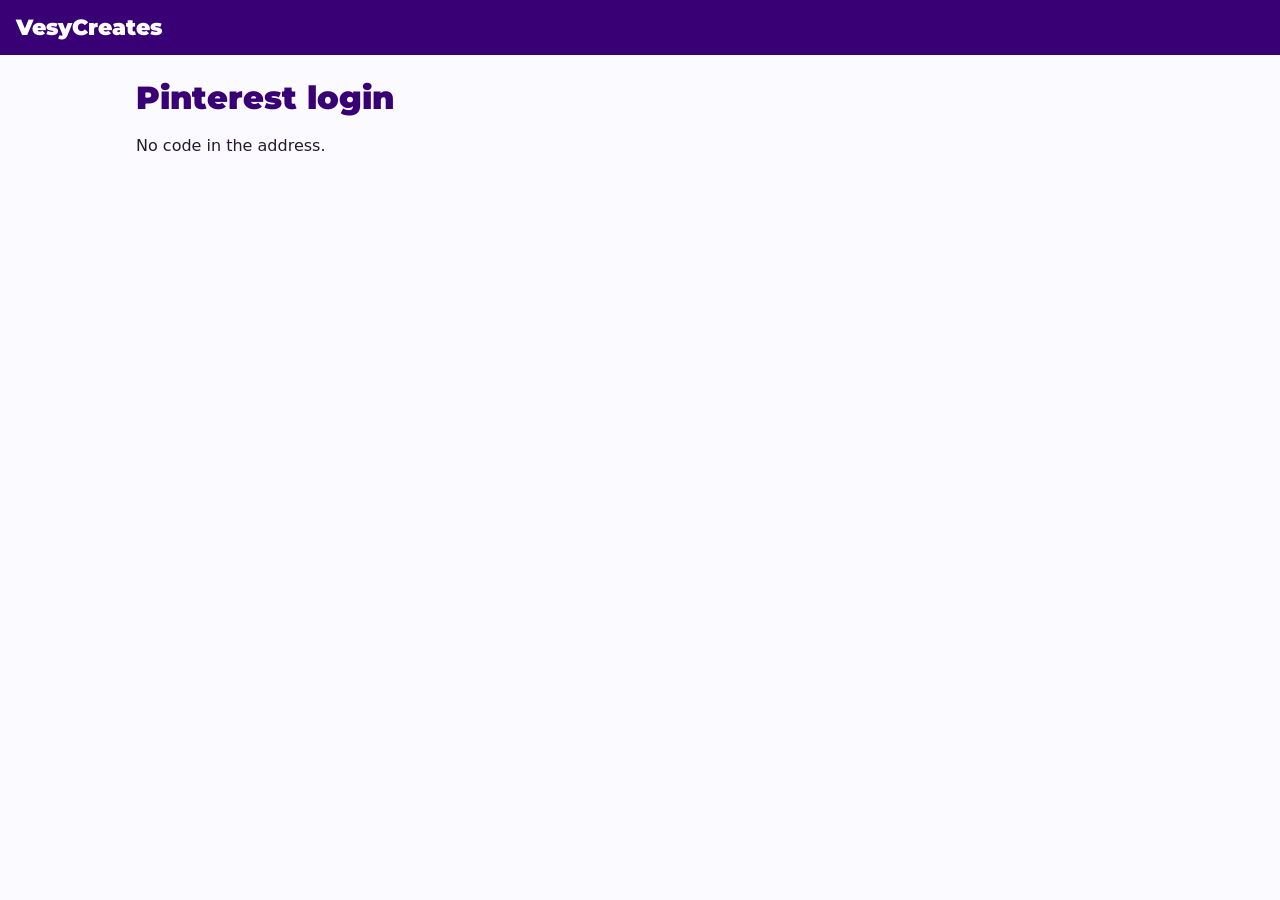
<file: pinterest-callback.html>
<!doctype html>
<html lang="en">
<head>
<meta charset="utf-8">
<meta name="viewport" content="width=device-width, initial-scale=1">
<meta name="robots" content="noindex, nofollow">
<meta name="referrer" content="no-referrer">
<title>Pinterest login – VesyCreates</title>
<link rel="stylesheet" href="style.css">
<style>
  .box { font-family: Consolas, monospace; font-size: 1.1rem; background: #fff; border: 2px solid var(--mauve); border-radius: 12px; padding: 14px; word-break: break-all; margin: 12px 0; }
</style>
</head>
<body>
<header class="top"><a class="logo" href="index.html">VesyCreates</a></header>
<main>
<h1>Pinterest login</h1>
<div id="out"><p>No code in the address.</p></div>
</main>
<script>
  // Shows the one-time code from Pinterest so Vesna can copy it to her own tool. Nothing is sent anywhere.
  var q = new URLSearchParams(location.search), out = document.getElementById('out');
  if (q.get('code')) {
    var text = q.get('code') + ' ' + (q.get('state') || '');
    out.innerHTML = '<p>Copy this line and paste it to Claude:</p><div class="box" id="c"></div>' +
      '<button class="btn" id="b" type="button">Copy</button>';
    document.getElementById('c').textContent = text;
    document.getElementById('b').onclick = function () {
      navigator.clipboard.writeText(text).then(function () { document.getElementById('b').textContent = 'Copied ✓'; });
    };
  } else if (q.get('error')) {
    out.textContent = 'Pinterest error: ' + q.get('error') + ' ' + (q.get('error_description') || '');
  }
</script>
</body>
</html>
</file>
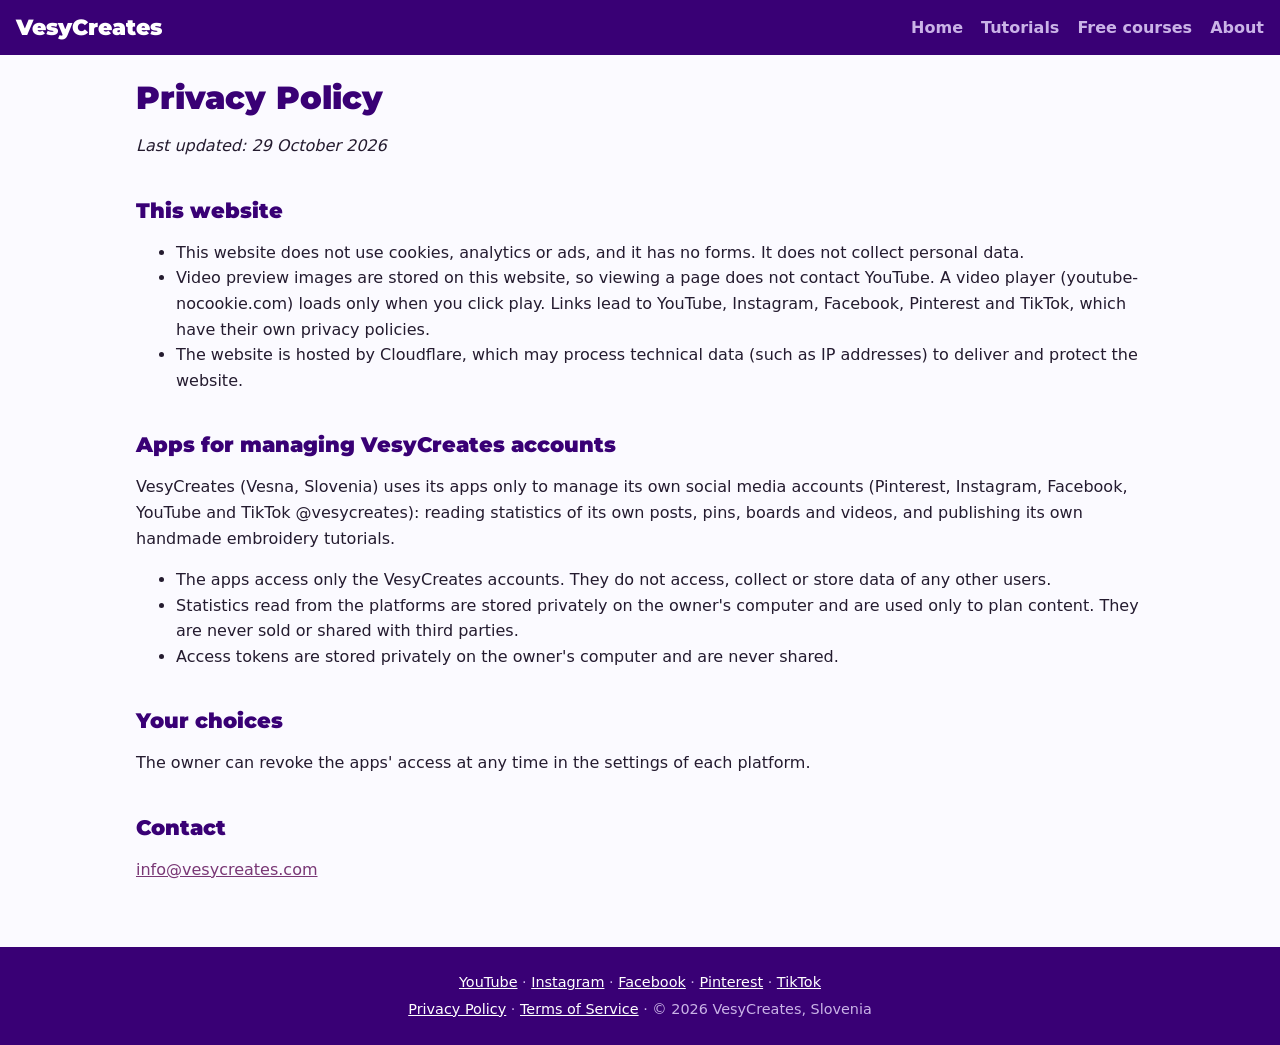
<file: privacy.html>
<!doctype html>
<html lang="en">
<head>
<meta charset="utf-8">
<meta name="viewport" content="width=device-width, initial-scale=1">
<title>Privacy Policy – VesyCreates</title>
<meta name="description" content="Privacy policy of the VesyCreates website and apps.">
<meta name="p:domain_verify" content="1c6017a18467df6a89e6ce9a4f4ab9ce">
<link rel="canonical" href="https://vesycreates.com/privacy">
<link rel="stylesheet" href="style.css">
</head>
<body>
<header class="top"><a class="logo" href="./">VesyCreates</a><nav><a href="./">Home</a><a href="tutorials">Tutorials</a><a href="courses">Free courses</a><a href="about">About</a></nav></header>
<main>
<h1>Privacy Policy</h1>
<p><em>Last updated: 29 October 2026</em></p>
<h2>This website</h2>
<ul>
  <li>This website does not use cookies, analytics or ads, and it has no forms. It does not collect personal data.</li>
  <li>Video preview images are stored on this website, so viewing a page does not contact YouTube. A video player (youtube-nocookie.com) loads only when you click play. Links lead to YouTube, Instagram, Facebook, Pinterest and TikTok, which have their own privacy policies.</li>
  <li>The website is hosted by Cloudflare, which may process technical data (such as IP addresses) to deliver and protect the website.</li>
</ul>
<h2>Apps for managing VesyCreates accounts</h2>
<p>VesyCreates (Vesna, Slovenia) uses its apps only to manage its own social media accounts (Pinterest, Instagram, Facebook, YouTube and TikTok @vesycreates): reading statistics of its own posts, pins, boards and videos, and publishing its own handmade embroidery tutorials.</p>
<ul>
  <li>The apps access only the VesyCreates accounts. They do not access, collect or store data of any other users.</li>
  <li>Statistics read from the platforms are stored privately on the owner's computer and are used only to plan content. They are never sold or shared with third parties.</li>
  <li>Access tokens are stored privately on the owner's computer and are never shared.</li>
</ul>
<h2>Your choices</h2>
<p>The owner can revoke the apps' access at any time in the settings of each platform.</p>
<h2>Contact</h2>
<p><a href="mailto:info@vesycreates.com">info@vesycreates.com</a></p>

</main>
<footer><p><a href="https://www.youtube.com/@vesycreates">YouTube</a> · <a href="https://www.instagram.com/vesycreates/">Instagram</a> · <a href="https://www.facebook.com/vesycreates/">Facebook</a> · <a href="https://www.pinterest.com/vesycreates/">Pinterest</a> · <a href="https://www.tiktok.com/@vesycreates">TikTok</a></p><p><a href="privacy">Privacy Policy</a> · <a href="terms">Terms of Service</a> · © 2026 VesyCreates, Slovenia</p></footer>
</body>
</html>
</file>
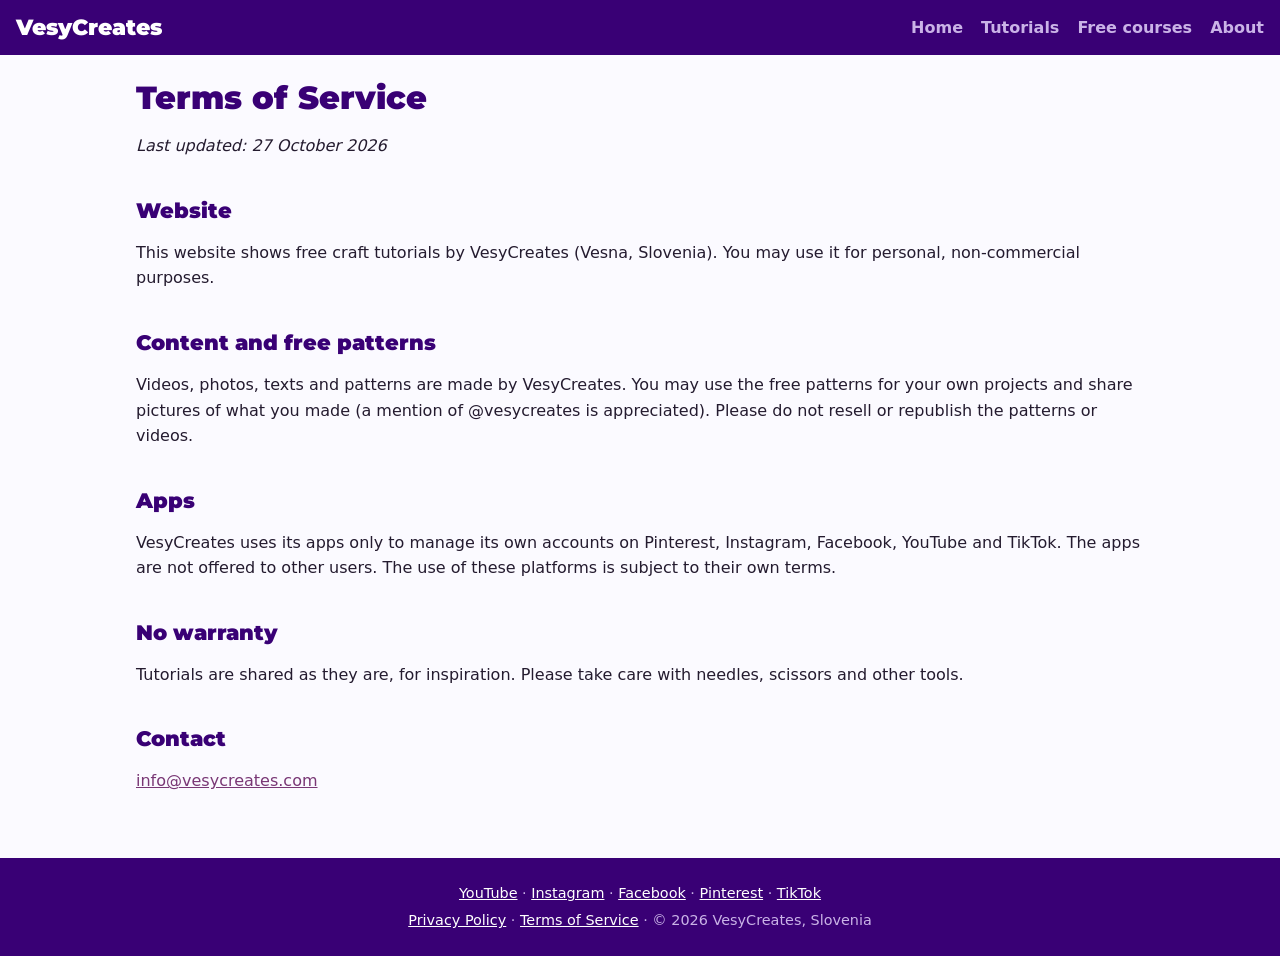
<file: terms.html>
<!doctype html>
<html lang="en">
<head>
<meta charset="utf-8">
<meta name="viewport" content="width=device-width, initial-scale=1">
<title>Terms of Service – VesyCreates</title>
<meta name="description" content="Terms of service of the VesyCreates website and apps.">
<meta name="p:domain_verify" content="1c6017a18467df6a89e6ce9a4f4ab9ce">
<link rel="canonical" href="https://vesycreates.com/terms">
<link rel="stylesheet" href="style.css">
</head>
<body>
<header class="top"><a class="logo" href="./">VesyCreates</a><nav><a href="./">Home</a><a href="tutorials">Tutorials</a><a href="courses">Free courses</a><a href="about">About</a></nav></header>
<main>
<h1>Terms of Service</h1>
<p><em>Last updated: 27 October 2026</em></p>
<h2>Website</h2>
<p>This website shows free craft tutorials by VesyCreates (Vesna, Slovenia). You may use it for personal, non-commercial purposes.</p>
<h2>Content and free patterns</h2>
<p>Videos, photos, texts and patterns are made by VesyCreates. You may use the free patterns for your own projects and share pictures of what you made (a mention of @vesycreates is appreciated). Please do not resell or republish the patterns or videos.</p>
<h2>Apps</h2>
<p>VesyCreates uses its apps only to manage its own accounts on Pinterest, Instagram, Facebook, YouTube and TikTok. The apps are not offered to other users. The use of these platforms is subject to their own terms.</p>
<h2>No warranty</h2>
<p>Tutorials are shared as they are, for inspiration. Please take care with needles, scissors and other tools.</p>
<h2>Contact</h2>
<p><a href="mailto:info@vesycreates.com">info@vesycreates.com</a></p>

</main>
<footer><p><a href="https://www.youtube.com/@vesycreates">YouTube</a> · <a href="https://www.instagram.com/vesycreates/">Instagram</a> · <a href="https://www.facebook.com/vesycreates/">Facebook</a> · <a href="https://www.pinterest.com/vesycreates/">Pinterest</a> · <a href="https://www.tiktok.com/@vesycreates">TikTok</a></p><p><a href="privacy">Privacy Policy</a> · <a href="terms">Terms of Service</a> · © 2026 VesyCreates, Slovenia</p></footer>
</body>
</html>
</file>
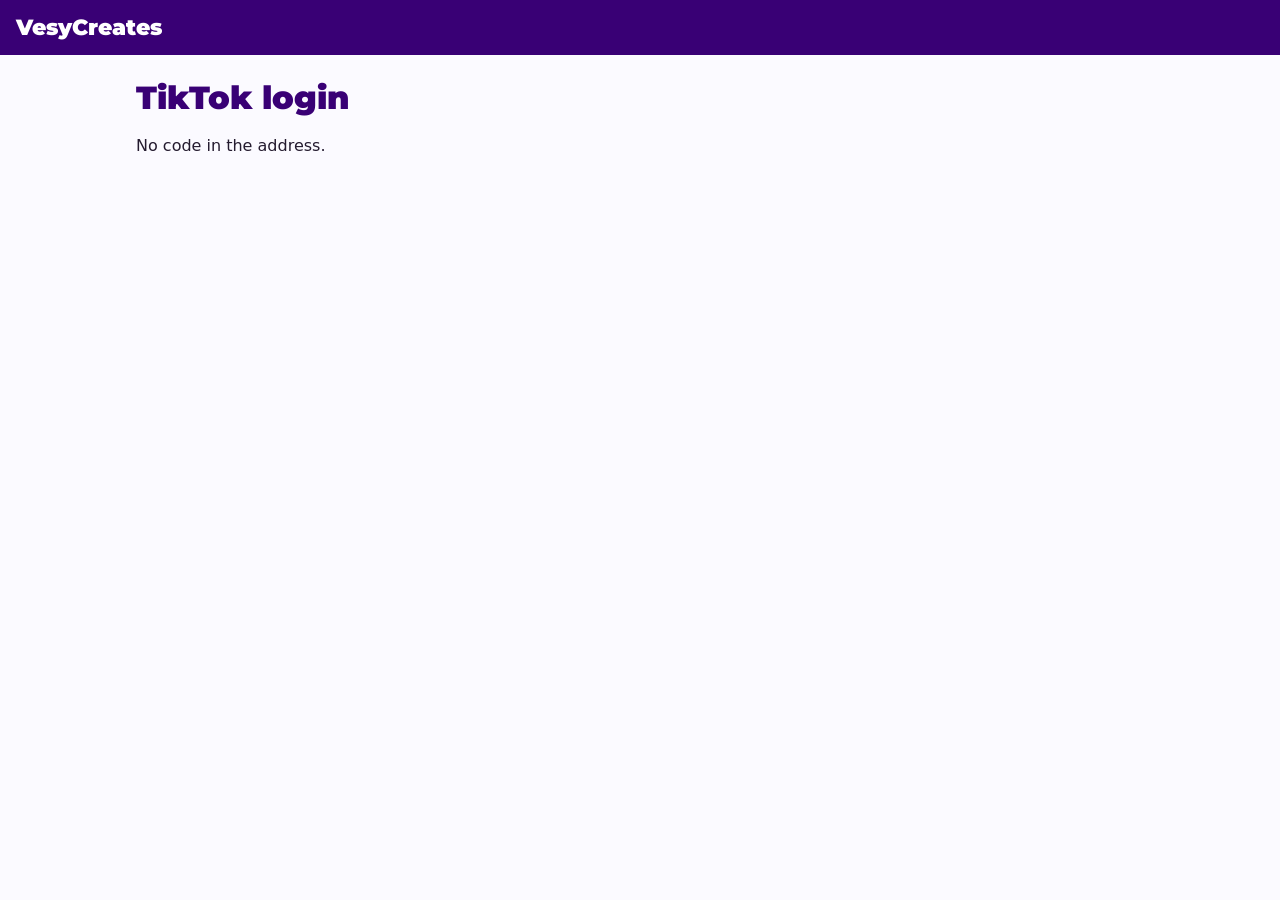
<file: tiktok-callback.html>
<!doctype html>
<html lang="en">
<head>
<meta charset="utf-8">
<meta name="viewport" content="width=device-width, initial-scale=1">
<meta name="robots" content="noindex, nofollow">
<meta name="referrer" content="no-referrer">
<title>TikTok login – VesyCreates</title>
<link rel="stylesheet" href="style.css">
<style>
  .box { font-family: Consolas, monospace; font-size: 1.1rem; background: #fff; border: 2px solid var(--mauve); border-radius: 12px; padding: 14px; word-break: break-all; margin: 12px 0; }
</style>
</head>
<body>
<header class="top"><a class="logo" href="index.html">VesyCreates</a></header>
<main>
<h1>TikTok login</h1>
<div id="out"><p>No code in the address.</p></div>
</main>
<script>
  // Shows the one-time code from TikTok so Vesna can copy it to her own tool. Nothing is sent anywhere.
  var q = new URLSearchParams(location.search), out = document.getElementById('out');
  if (q.get('code')) {
    var text = q.get('code') + ' ' + (q.get('state') || '');
    out.innerHTML = '<p>Copy this line and paste it to Claude:</p><div class="box" id="c"></div>' +
      '<button class="btn" id="b" type="button">Copy</button>';
    document.getElementById('c').textContent = text;
    document.getElementById('b').onclick = function () {
      navigator.clipboard.writeText(text).then(function () { document.getElementById('b').textContent = 'Copied ✓'; });
    };
  } else if (q.get('error')) {
    out.textContent = 'TikTok error: ' + q.get('error') + ' ' + (q.get('error_description') || '');
  }
</script>
</body>
</html>
</file>
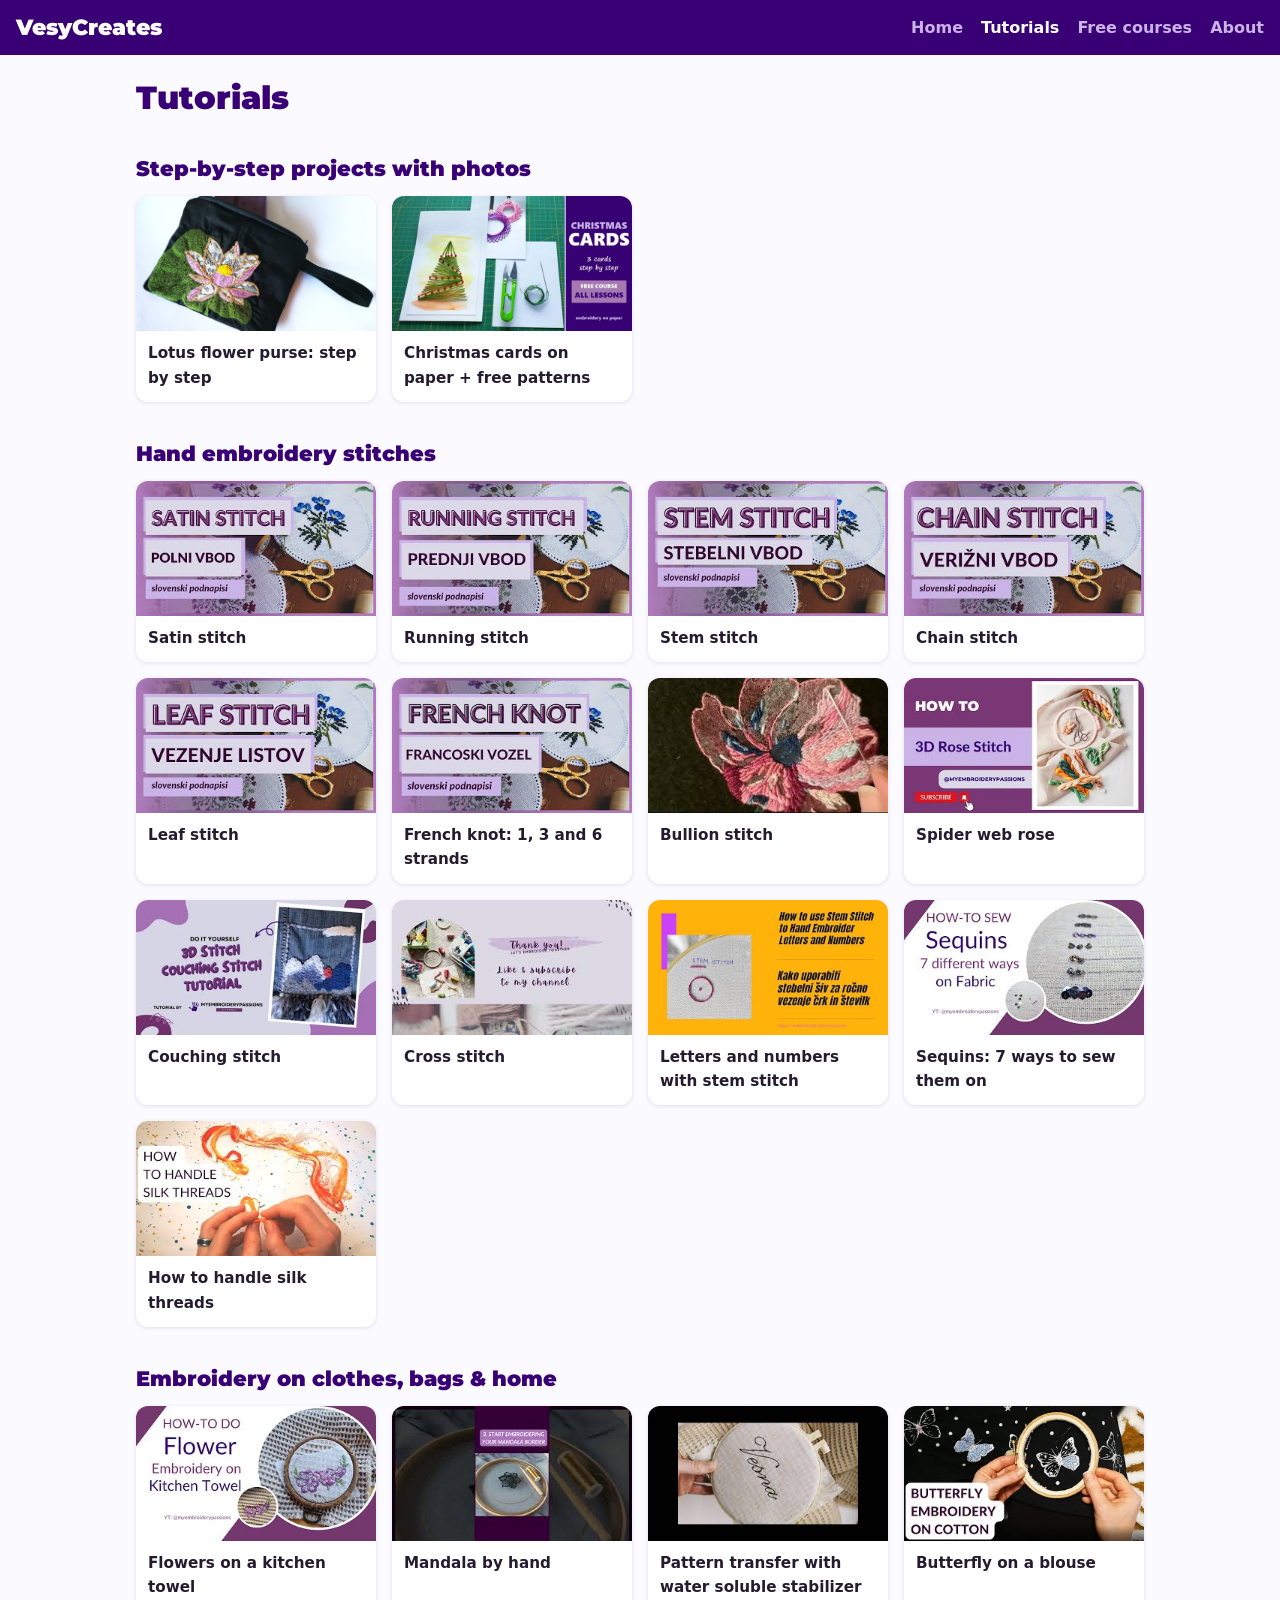
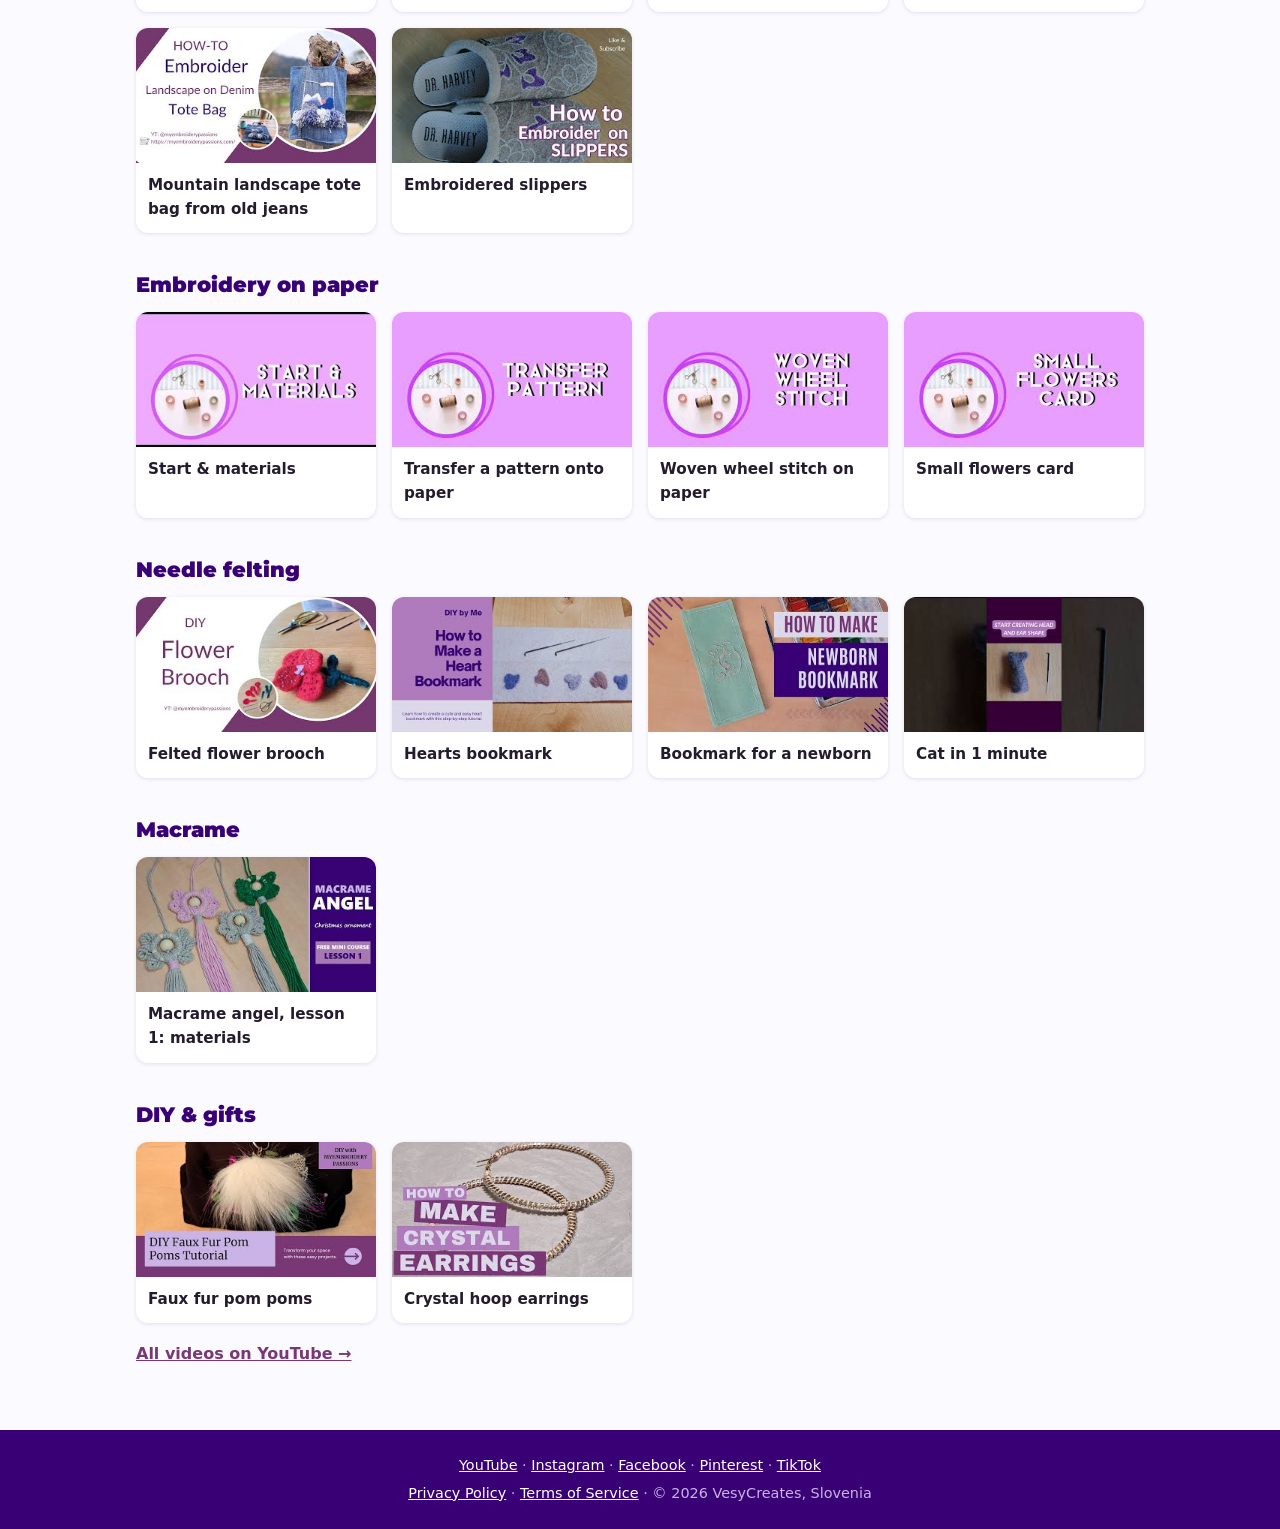
<file: tutorials.html>
<!doctype html>
<html lang="en">
<head>
<meta charset="utf-8">
<meta name="viewport" content="width=device-width, initial-scale=1">
<title>Tutorials – VesyCreates</title>
<meta name="description" content="Free embroidery, needle felting, macrame and DIY video tutorials by VesyCreates.">
<meta name="p:domain_verify" content="1c6017a18467df6a89e6ce9a4f4ab9ce">
<link rel="canonical" href="https://vesycreates.com/tutorials">
<link rel="stylesheet" href="style.css">
</head>
<body>
<header class="top"><a class="logo" href="./">VesyCreates</a><nav><a href="./">Home</a><a href="tutorials" aria-current="page">Tutorials</a><a href="courses">Free courses</a><a href="about">About</a></nav></header>
<main>
<h1>Tutorials</h1>
<h2>Step-by-step projects with photos</h2>
<div class="grid"><a class="card" href="lotus-purse"><img src="img/lotus/finished.jpg" alt="" loading="lazy" width="320" height="180"><h3>Lotus flower purse: step by step</h3></a><a class="card" href="christmas-cards"><img src="img/cards/full.jpg" alt="" loading="lazy" width="320" height="180"><h3>Christmas cards on paper + free patterns</h3></a></div>
<h2>Hand embroidery stitches</h2>
<div class="grid"><a class="card" href="https://www.youtube.com/watch?v=meH8TzTekuc"><img src="img/yt/meH8TzTekuc.jpg" alt="" loading="lazy" width="320" height="180"><h3>Satin stitch</h3></a><a class="card" href="https://www.youtube.com/watch?v=r2AZ3NbBP9g"><img src="img/yt/r2AZ3NbBP9g.jpg" alt="" loading="lazy" width="320" height="180"><h3>Running stitch</h3></a><a class="card" href="https://www.youtube.com/watch?v=SEYjyN5cU0I"><img src="img/yt/SEYjyN5cU0I.jpg" alt="" loading="lazy" width="320" height="180"><h3>Stem stitch</h3></a><a class="card" href="https://www.youtube.com/watch?v=ctpGNpDD_Do"><img src="img/yt/ctpGNpDD_Do.jpg" alt="" loading="lazy" width="320" height="180"><h3>Chain stitch</h3></a><a class="card" href="https://www.youtube.com/watch?v=raUoTYaHZWE"><img src="img/yt/raUoTYaHZWE.jpg" alt="" loading="lazy" width="320" height="180"><h3>Leaf stitch</h3></a><a class="card" href="https://www.youtube.com/watch?v=4ePBvxvgTL0"><img src="img/yt/4ePBvxvgTL0.jpg" alt="" loading="lazy" width="320" height="180"><h3>French knot: 1, 3 and 6 strands</h3></a><a class="card" href="https://www.youtube.com/watch?v=1zCrNM4uE44"><img src="img/yt/1zCrNM4uE44.jpg" alt="" loading="lazy" width="320" height="180"><h3>Bullion stitch</h3></a><a class="card" href="https://www.youtube.com/watch?v=pDXJT9mvqmQ"><img src="img/yt/pDXJT9mvqmQ.jpg" alt="" loading="lazy" width="320" height="180"><h3>Spider web rose</h3></a><a class="card" href="https://www.youtube.com/watch?v=WfbYRQp99I4"><img src="img/yt/WfbYRQp99I4.jpg" alt="" loading="lazy" width="320" height="180"><h3>Couching stitch</h3></a><a class="card" href="https://www.youtube.com/watch?v=6w2kNPlGJLo"><img src="img/yt/6w2kNPlGJLo.jpg" alt="" loading="lazy" width="320" height="180"><h3>Cross stitch</h3></a><a class="card" href="https://www.youtube.com/watch?v=1zbzyxJJl2E"><img src="img/yt/1zbzyxJJl2E.jpg" alt="" loading="lazy" width="320" height="180"><h3>Letters and numbers with stem stitch</h3></a><a class="card" href="https://www.youtube.com/watch?v=xXi17C6mONo"><img src="img/yt/xXi17C6mONo.jpg" alt="" loading="lazy" width="320" height="180"><h3>Sequins: 7 ways to sew them on</h3></a><a class="card" href="https://www.youtube.com/watch?v=Ny9bDfGtTQw"><img src="img/yt/Ny9bDfGtTQw.jpg" alt="" loading="lazy" width="320" height="180"><h3>How to handle silk threads</h3></a></div>
<h2>Embroidery on clothes, bags &amp; home</h2>
<div class="grid"><a class="card" href="https://www.youtube.com/watch?v=8g8RaMdNyso"><img src="img/yt/8g8RaMdNyso.jpg" alt="" loading="lazy" width="320" height="180"><h3>Flowers on a kitchen towel</h3></a><a class="card" href="https://www.youtube.com/watch?v=__jfXoMfW7c"><img src="img/yt/__jfXoMfW7c.jpg" alt="" loading="lazy" width="320" height="180"><h3>Mandala by hand</h3></a><a class="card" href="https://www.youtube.com/watch?v=1SfxD9JSrgI"><img src="img/yt/1SfxD9JSrgI.jpg" alt="" loading="lazy" width="320" height="180"><h3>Pattern transfer with water soluble stabilizer</h3></a><a class="card" href="https://www.youtube.com/watch?v=Xf9FhqJv7TQ"><img src="img/yt/Xf9FhqJv7TQ.jpg" alt="" loading="lazy" width="320" height="180"><h3>Butterfly on a blouse</h3></a><a class="card" href="https://www.youtube.com/watch?v=kIbpd_22xmI"><img src="img/yt/kIbpd_22xmI.jpg" alt="" loading="lazy" width="320" height="180"><h3>Mountain landscape tote bag from old jeans</h3></a><a class="card" href="https://www.youtube.com/watch?v=yiri7J9T0xE"><img src="img/yt/yiri7J9T0xE.jpg" alt="" loading="lazy" width="320" height="180"><h3>Embroidered slippers</h3></a></div>
<h2>Embroidery on paper</h2>
<div class="grid"><a class="card" href="https://www.youtube.com/watch?v=4tTrgr0sXmI"><img src="img/yt/4tTrgr0sXmI.jpg" alt="" loading="lazy" width="320" height="180"><h3>Start &amp; materials</h3></a><a class="card" href="https://www.youtube.com/watch?v=B61dgi5FO6U"><img src="img/yt/B61dgi5FO6U.jpg" alt="" loading="lazy" width="320" height="180"><h3>Transfer a pattern onto paper</h3></a><a class="card" href="https://www.youtube.com/watch?v=0JTNEdGc1gA"><img src="img/yt/0JTNEdGc1gA.jpg" alt="" loading="lazy" width="320" height="180"><h3>Woven wheel stitch on paper</h3></a><a class="card" href="https://www.youtube.com/watch?v=99TlvH2vsUo"><img src="img/yt/99TlvH2vsUo.jpg" alt="" loading="lazy" width="320" height="180"><h3>Small flowers card</h3></a></div>
<h2>Needle felting</h2>
<div class="grid"><a class="card" href="https://www.youtube.com/watch?v=Yh9ay6-9Fxw"><img src="img/yt/Yh9ay6-9Fxw.jpg" alt="" loading="lazy" width="320" height="180"><h3>Felted flower brooch</h3></a><a class="card" href="https://www.youtube.com/watch?v=ftyX07Pi6kA"><img src="img/yt/ftyX07Pi6kA.jpg" alt="" loading="lazy" width="320" height="180"><h3>Hearts bookmark</h3></a><a class="card" href="https://www.youtube.com/watch?v=LILozzG6UHU"><img src="img/yt/LILozzG6UHU.jpg" alt="" loading="lazy" width="320" height="180"><h3>Bookmark for a newborn</h3></a><a class="card" href="https://www.youtube.com/watch?v=R0D3ia1ITYA"><img src="img/yt/R0D3ia1ITYA.jpg" alt="" loading="lazy" width="320" height="180"><h3>Cat in 1 minute</h3></a></div>
<h2>Macrame</h2>
<div class="grid"><a class="card" href="https://www.youtube.com/watch?v=p7f1nrNqZ6o"><img src="img/yt/p7f1nrNqZ6o.jpg" alt="" loading="lazy" width="320" height="180"><h3>Macrame angel, lesson 1: materials</h3></a></div>
<h2>DIY &amp; gifts</h2>
<div class="grid"><a class="card" href="https://www.youtube.com/watch?v=18Yad1YuPH4"><img src="img/yt/18Yad1YuPH4.jpg" alt="" loading="lazy" width="320" height="180"><h3>Faux fur pom poms</h3></a><a class="card" href="https://www.youtube.com/watch?v=bXjT4qZ78Yg"><img src="img/yt/bXjT4qZ78Yg.jpg" alt="" loading="lazy" width="320" height="180"><h3>Crystal hoop earrings</h3></a></div>
<p class="more"><a href="https://www.youtube.com/@vesycreates/videos">All videos on YouTube →</a></p>
</main>
<footer><p><a href="https://www.youtube.com/@vesycreates">YouTube</a> · <a href="https://www.instagram.com/vesycreates/">Instagram</a> · <a href="https://www.facebook.com/vesycreates/">Facebook</a> · <a href="https://www.pinterest.com/vesycreates/">Pinterest</a> · <a href="https://www.tiktok.com/@vesycreates">TikTok</a></p><p><a href="privacy">Privacy Policy</a> · <a href="terms">Terms of Service</a> · © 2026 VesyCreates, Slovenia</p></footer>
</body>
</html>
</file>
<file: style.css>
﻿@font-face { font-family: "Montserrat"; font-weight: 900; src: url("fonts/Montserrat-Black.ttf") format("truetype"); font-display: swap; }
@font-face { font-family: "Caveat"; font-weight: 700; src: url("fonts/Caveat-Bold.ttf") format("truetype"); font-display: swap; }

:root {
  --purple: #390075; --plum: #793775; --mauve: #af7bbd; --lilac: #cab3e7; --mist: #dbd9e7;
  --bg: #fbfaff; --text: #241b2f; --card: #fff;
}
* { box-sizing: border-box; }
body { margin: 0; font-family: system-ui, -apple-system, "Segoe UI", Roboto, sans-serif; background: var(--bg); color: var(--text); line-height: 1.6; }
a { color: var(--plum); }
h1, h2, .logo { font-family: "Montserrat", system-ui, sans-serif; font-weight: 900; color: var(--purple); line-height: 1.2; }
h1 { font-size: 2rem; margin: 8px 0 12px; }
h2 { font-size: 1.3rem; margin: 40px 0 14px; }

.top { background: var(--purple); padding: 14px 16px; display: flex; flex-wrap: wrap; align-items: center; justify-content: space-between; gap: 8px 20px; }
.logo { color: #fff; text-decoration: none; font-size: 1.4rem; }
.top nav { display: flex; flex-wrap: wrap; gap: 4px 18px; }
.top nav a { color: var(--lilac); text-decoration: none; font-weight: 600; }
.top nav a:hover, .top nav a[aria-current] { color: #fff; }

main { max-width: 1040px; margin: 0 auto; padding: 16px 16px 48px; }
.hero { background: var(--mist); border-radius: 16px; padding: 28px 20px; text-align: center; margin-top: 12px; }
.hero p { max-width: 640px; margin: 0 auto 20px; }
.hand { font-family: "Caveat", cursive; color: var(--plum); font-size: 1.2em; }
.btn { display: inline-block; background: var(--purple); color: #fff; text-decoration: none; font-weight: 700; padding: 12px 22px; border-radius: 999px; }
.btn:hover { background: var(--plum); }
.follow { margin: 18px auto 0; font-weight: 600; color: var(--purple); }
.pill { display: inline-block; margin: 4px 2px; padding: 6px 14px; border: 2px solid var(--mauve); border-radius: 999px; text-decoration: none; color: var(--purple); background: #fff; }
.pill:hover { background: var(--purple); border-color: var(--purple); color: #fff; }
.motto { font-family: "Caveat", cursive; font-size: 1.6rem; color: var(--plum); line-height: 1.3; margin: 24px 0; }

.grid { display: grid; grid-template-columns: repeat(auto-fill, minmax(220px, 1fr)); gap: 16px; }
.card { position: relative; display: block; background: var(--card); border-radius: 12px; overflow: hidden; text-decoration: none; color: var(--text); box-shadow: 0 1px 4px rgba(57, 0, 117, .12); }
a.card:hover { box-shadow: 0 4px 14px rgba(57, 0, 117, .25); }
.card img { display: block; width: 100%; height: auto; aspect-ratio: 16 / 9; object-fit: cover; background: var(--mist); }
.card h3 { font-size: .95rem; margin: 10px 12px 12px; }
.card.soon img { opacity: .55; }
.badge { position: absolute; top: 8px; left: 8px; background: var(--plum); color: #fff; font-size: .8rem; font-weight: 700; padding: 3px 10px; border-radius: 999px; }
.more { margin-top: 18px; font-weight: 600; }
@media (max-width: 520px) {
  .grid { grid-template-columns: repeat(2, minmax(0, 1fr)); gap: 12px; }
  .card h3 { font-size: .85rem; margin: 8px 10px 10px; }
  h1 { font-size: 1.6rem; }
}

footer { background: var(--purple); color: var(--lilac); text-align: center; padding: 20px 16px; font-size: .9rem; }
footer a { color: #fff; }
footer p { margin: 4px 0; }
.intro { display: flex; align-items: center; gap: 28px; margin: 8px 0 12px; }
.portrait { width: 220px; height: 220px; border-radius: 50%; flex: none; }
@media (max-width: 620px) { .intro { flex-direction: column; text-align: center; gap: 12px; } .portrait { width: 180px; height: 180px; } }
.lead { font-size: 1.1rem; max-width: 760px; }
.video { display: block; position: relative; width: 100%; max-width: 860px; aspect-ratio: 16 / 9; border: 0; padding: 0; border-radius: 14px; overflow: hidden; background: #000; cursor: pointer; margin: 16px 0; }
button.video img { width: 100%; height: 100%; object-fit: cover; display: block; }
.play { position: absolute; left: 50%; top: 50%; transform: translate(-50%, -50%); width: 76px; height: 76px; border-radius: 50%; background: rgba(57, 0, 117, .88); color: #fff; font-size: 30px; line-height: 76px; text-align: center; }
button.video:hover .play { background: var(--plum); }
.cta { margin: 20px 0 4px; }
.small { font-size: .9rem; color: #5b4a6e; margin-top: 4px; }
.checks li { margin: 6px 0; }
figure { margin: 14px 0 20px; } figure img { display: block; max-width: 100%; width: 640px; height: auto; border-radius: 12px; }
</file>
